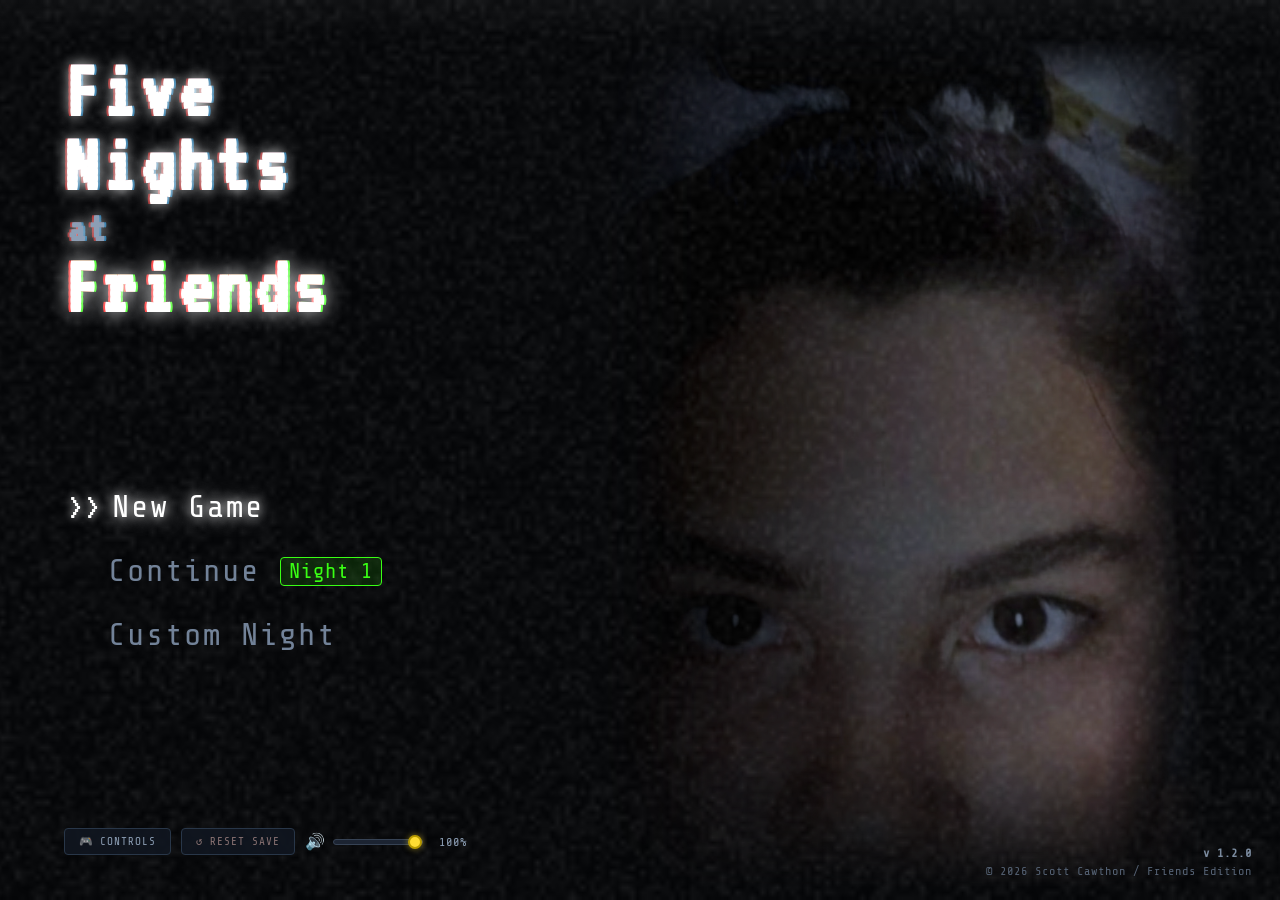
<file: index.html>
<!DOCTYPE html>
<html lang="en">
<head>
  <meta charset="UTF-8">
  <meta name="viewport" content="width=device-width, initial-scale=1.0, maximum-scale=1.0, user-scalable=no, viewport-fit=cover">
  <meta name="apple-mobile-web-app-capable" content="yes">
  <meta name="apple-mobile-web-app-status-bar-style" content="black-translucent">
  <meta name="apple-mobile-web-app-title" content="FNAF Friends">
  <meta name="mobile-web-app-capable" content="yes">
  <meta name="theme-color" content="#000000">
  <link rel="manifest" href="manifest.json">
  <link rel="apple-touch-icon" href="assets/friends/trevor_sunglasses_pose.jpg">
  <link rel="preload" as="image" href="assets/doors/door_left_sheet.png">
  <link rel="preload" as="image" href="assets/doors/door_right_sheet.png">
  <link rel="preload" as="image" href="assets/title/title_frame_0.png">
  <link rel="preload" as="image" href="assets/title/title_frame_1.png">
  <link rel="preload" as="image" href="assets/title/title_frame_2.png">
  <title>Five Nights at Friends</title>
  <link rel="stylesheet" href="style.css">
  <link rel="preconnect" href="https://fonts.googleapis.com">
  <link rel="preconnect" href="https://fonts.gstatic.com" crossorigin>
  <link href="https://fonts.googleapis.com/css2?family=Share+Tech+Mono&family=VT323&display=swap" rel="stylesheet">
</head>
<body>
  <!-- Authentic CRT Scanlines & Screen Vignette Overlay -->
  <div class="crt-overlay"></div>
  <div class="vignette-overlay"></div>

  <!-- Force Horizontal / Landscape Orientation Overlay for Mobile -->
  <div id="rotate-device-overlay" class="rotate-device-overlay">
    <div class="rotate-device-box">
      <h2 id="mobile-portrait-title" class="rotate-title">ADD TO HOME SCREEN</h2>
      <div class="rotate-status">
        <span class="rotate-rec-dot">●</span>
        <span>LANDSCAPE ORIENTATION REQUIRED</span>
      </div>
      <p class="rotate-tip" style="margin-bottom:10px;">For the best experience, <strong style="color:#ffdd33;">add this game to your Home Screen</strong> to remove browser bars:</p>
      <p class="rotate-tip"><strong style="color:#39ff14;">iPhone:</strong> Tap Share (⎋) → "Add to Home Screen" → "Add"</p>
      <p class="rotate-tip"><strong style="color:#39ff14;">Android:</strong> Tap ⋮ menu → "Add to Home screen" → "Install"</p>
      <p class="rotate-tip" style="margin-top:10px;">Open from your Home Screen and hold your phone sideways to play.</p>
    </div>
  </div>

  <!-- Authentic FNAF 1 Title Screen -->
  <div id="title-screen" class="title-screen">
    <!-- Character Shadows Layer (Chris Base & Twitches) -->
    <div class="title-character-layer">
      <img id="title-bg-base" class="title-bg-img" src="assets/title/title_frame_0.png" alt="Chris in Shadows">
      <img id="title-bg-twitch" class="title-bg-img title-twitch-img hidden" src="assets/title/title_frame_1.png" alt="Chris Twitch">
    </div>

    <!-- Procedural Static & Scanline Canvas -->
    <canvas id="title-static-canvas" class="title-static-canvas" width="320" height="180"></canvas>

    <!-- Animated Horizontal CRT Scanline -->
    <div class="title-crt-scanline"></div>

    <!-- Left Column: Title Typography & Authentic Menu -->
    <div class="title-content-wrapper">
      <div class="title-logo-block">
        <h1 class="title-heading">
          <span class="title-word">Five</span>
          <span class="title-word">Nights</span>
          <span class="title-word title-at">at</span>
          <span class="title-word title-friends">Friends</span>
        </h1>
      </div>

      <nav class="title-menu" id="title-menu">
        <button id="menu-btn-newgame" class="title-menu-btn active">
          <span class="menu-cursor">&gt;&gt;</span>
          <span class="menu-label">New Game</span>
        </button>

        <button id="menu-btn-continue" class="title-menu-btn">
          <span class="menu-cursor">&gt;&gt;</span>
          <span class="menu-label">Continue</span>
          <span class="menu-night-tag" id="continue-night-tag">Night 1</span>
        </button>

        <button id="menu-btn-night6" class="title-menu-btn hidden">
          <span class="menu-cursor">&gt;&gt;</span>
          <span class="menu-label">6th Night</span>
        </button>

        <button id="menu-btn-custom" class="title-menu-btn">
          <span class="menu-cursor">&gt;&gt;</span>
          <span class="menu-label">Custom Night</span>
        </button>
      </nav>

      <!-- Auxiliary Controls Bar -->
      <div class="title-actions">
        <button id="title-btn-controls" class="title-action-btn">
          <span class="action-icon">🎮</span> CONTROLS
        </button>
        <button id="title-btn-reset" class="title-action-btn title-reset-btn" title="Reset Night Progression">
          <span>↺</span> RESET SAVE
        </button>
        <div class="title-volume-widget">
          <span id="title-vol-icon" class="title-vol-icon" title="Toggle Mute">🔊</span>
          <input type="range" id="title-volume-slider" class="fnaf-volume-slider" min="0" max="100" value="100" title="Master Volume">
          <span id="title-volume-text" class="title-volume-text">100%</span>
        </div>
      </div>
    </div>

    <!-- Bottom Right Copyright / Version Tag -->
    <div class="title-copyright">
      <div class="title-version">v 1.2.0</div>
      <div class="title-copy-text">© 2026 Scott Cawthon / Friends Edition</div>
    </div>
  </div>

  <!-- Authentic 12:00 AM Night Intro Screen -->
  <div id="night-intro-overlay" class="night-intro-overlay hidden">
    <div class="night-intro-content">
      <div id="night-intro-time" class="night-intro-time">12:00 AM</div>
      <div id="night-intro-label" class="night-intro-label">1st Night</div>
    </div>
  </div>

  <!-- Authentic FNAF 1 Game Over Screen (Replaces alert) -->
  <div id="gameover-overlay" class="gameover-overlay hidden">
    <canvas id="gameover-static-canvas" class="gameover-static-canvas" width="320" height="180"></canvas>
    <div class="gameover-content">
      <h1 class="gameover-title glitch-text" data-text="GAME OVER">GAME OVER</h1>
      <p id="gameover-friend-text" class="gameover-friend-text">Someone caught you in the dark!</p>
      <div class="gameover-btn-row">
        <button id="btn-gameover-retry" class="start-btn">RETRY NIGHT</button>
        <button id="btn-gameover-menu" class="start-btn secondary-btn">MAIN MENU</button>
      </div>
    </div>
  </div>

  <!-- Controls & How to Play Modal -->
  <div id="controls-modal" class="controls-modal hidden">
    <div class="controls-box">
      <div class="controls-header">
        <h2>HOW TO PLAY & CONTROLS</h2>
        <button id="btn-close-controls" class="btn-close-modal">✕</button>
      </div>
      <div class="controls-content">
        <div class="ctrl-section volume-ctrl-section">
          <h3>🔊 MASTER AUDIO VOLUME</h3>
          <div class="modal-volume-widget">
            <span id="modal-vol-icon" class="title-vol-icon">🔊</span>
            <input type="range" id="modal-volume-slider" class="fnaf-volume-slider modal-slider" min="0" max="100" value="100" title="Master Volume">
            <span id="modal-volume-text" class="title-volume-text">100%</span>
          </div>
        </div>
        <div class="ctrl-section">
          <h3>🖥️ DESKTOP CONTROLS</h3>
          <ul>
            <li><strong>Look Around:</strong> Move mouse cursor toward screen edges</li>
            <li><strong>Blast Doors:</strong> Click red wall buttons</li>
            <li><strong>Doorway Lights:</strong> Click white wall buttons</li>
            <li><strong>Camera Monitor:</strong> Press <kbd>SPACE</kbd> / <kbd>S</kbd> / <kbd>ESC</kbd> or hover over bottom bar</li>
            <li><strong>Switch Cameras:</strong> Click buttons on minimap (CAM 1A - 7)</li>
          </ul>
        </div>
        <div class="ctrl-section">
          <h3>📱 MOBILE CONTROLS</h3>
          <ul>
            <li><strong>Look Around:</strong> Swipe / drag finger left or right across the screen</li>
            <li><strong>Doors & Lights:</strong> Tap red and white wall buttons directly</li>
            <li><strong>Camera Monitor:</strong> Tap bottom bar ("CAMERA MONITOR")</li>
          </ul>
        </div>
        <div class="ctrl-section">
          <h3>📱 HOW TO PLAY ON PHONE (REMOVE BROWSER BARS)</h3>
          <p class="ctrl-tip">To hide the giant Safari/Chrome address bars that block your doors and cameras:</p>
          <ul>
            <li><strong>iPhone (Safari):</strong> Tap the <strong>Share</strong> button (box with arrow) ➔ <strong>"Add to Home Screen"</strong> ➔ Tap <strong>"Add"</strong> ➔ Open from your Home Screen!</li>
            <li><strong>Android (Chrome):</strong> Tap <strong>Three Dots (⋮)</strong> ➔ <strong>"Add to Home screen"</strong> ➔ Open from your Home Screen!</li>
          </ul>
        </div>
        <div class="ctrl-section">
          <h3>⚠️ SURVIVAL TIPS</h3>
          <ul>
            <li><strong>Trevor (Pirate Cove):</strong> Check CAM 1C often! If he sprints down CAM 2A, slam LEFT door immediately!</li>
            <li><strong>Chris (Freddy):</strong> Stalks in darkness and kitchen (CAM 6). Don't let power hit 0%!</li>
            <li><strong>Spencer (Bonnie):</strong> Appears in left doorway. Check light on left wall!</li>
            <li><strong>Daxon (Chica):</strong> Lurks outside right window. Check light on right wall!</li>
          </ul>
        </div>
      </div>
      <div class="controls-footer">
        <button id="btn-done-controls" class="start-btn">GOT IT</button>
      </div>
    </div>
  </div>

  <!-- Idiot-Proof Mobile "Add to Home Screen" Modal -->
  <div id="mobile-guide-modal" class="mobile-guide-modal hidden">
    <div class="mobile-guide-box">
      <button id="btn-close-mobile-guide" class="mobile-guide-close-btn" title="Close (Play in browser anyway)">✕</button>

      <div class="mobile-guide-badge">⚠️ ATTENTION MOBILE PLAYERS</div>
      <h2 class="mobile-guide-title">HOW TO PLAY ON PHONE</h2>
      <p class="mobile-guide-lead">
        If you play inside your browser, the <strong>giant Safari/Chrome address bars</strong> will block the doors, lights, and camera buttons!
      </p>

      <div class="mobile-steps-container">
        <!-- iOS Safari Instructions -->
        <div class="mobile-platform-card ios-card">
          <div class="platform-header">
            <span class="platform-icon">🍏</span>
            <span class="platform-name">iPhone / iPad (Safari)</span>
          </div>
          <ol class="step-list">
            <li>
              <div class="step-num">1</div>
              <div class="step-desc">Tap the <strong>Share</strong> button at the bottom of Safari (<span class="inline-icon share-box">⎋</span> square with arrow pointing UP).</div>
            </li>
            <li>
              <div class="step-num">2</div>
              <div class="step-desc">Scroll down and tap <strong>"Add to Home Screen"</strong> (<span class="inline-icon plus-icon">➕</span>).</div>
            </li>
            <li>
              <div class="step-num">3</div>
              <div class="step-desc">Tap <strong>"Add"</strong> in the top-right corner.</div>
            </li>
            <li>
              <div class="step-num">4</div>
              <div class="step-desc">Go to your phone's Home Screen, tap <strong>"FNAF Friends"</strong>, turn your phone sideways, and enjoy TRUE fullscreen with NO BARS!</div>
            </li>
          </ol>
        </div>

        <!-- Android Chrome Instructions -->
        <div class="mobile-platform-card android-card">
          <div class="platform-header">
            <span class="platform-icon">🤖</span>
            <span class="platform-name">Android (Chrome)</span>
          </div>
          <ol class="step-list">
            <li>
              <div class="step-num">1</div>
              <div class="step-desc">Tap the <strong>Three Dots (⋮)</strong> menu in the top-right corner of Chrome.</div>
            </li>
            <li>
              <div class="step-num">2</div>
              <div class="step-desc">Tap <strong>"Add to Home screen"</strong> or <strong>"Install app"</strong>.</div>
            </li>
            <li>
              <div class="step-num">3</div>
              <div class="step-desc">Tap <strong>"Install"</strong>, then open the app icon from your Home Screen!</div>
            </li>
          </ol>
        </div>
      </div>

      <div class="mobile-guide-actions">
        <button id="btn-guide-proceed-anyway" class="btn-guide-secondary">
          Play in browser anyway (browser bars will block buttons) ➔
        </button>
      </div>
    </div>
  </div>

  <script>
    if (window.location.search.includes('autostart')) {
      const title = document.getElementById('title-screen');
      if (title) title.style.display = 'none';
    }
  </script>

  <!-- Viewport Stage -->
  <div id="viewport" class="viewport">
    
    <!-- Authentic Panoramic Office Container -->
    <div id="office-stage" class="office-stage">
      
      <!-- Background Office Render (Fan / Light States) -->
      <img id="office-bg" class="office-bg" src="assets/office/office_boys.png" alt="Office Background">

      <!-- Left Door Animated Overlay -->
      <div id="left-door-container" class="door-container left-door-container">
        <img id="left-door-img" class="door-frame-img left-door-sprite" src="assets/doors/door_left_sheet.png" alt="Left Door">
      </div>

      <!-- Right Door Animated Overlay -->
      <div id="right-door-container" class="door-container right-door-container">
        <img id="right-door-img" class="door-frame-img right-door-sprite" src="assets/doors/door_right_sheet.png" alt="Right Door">
      </div>

      <!-- Authentic FNAF 1 Left Wall Control Panel -->
      <div id="left-wall-panel" class="wall-panel left-wall-panel wall-btn">
        <img id="img-panel-left" class="wall-panel-sprite" src="assets/office/panel_left_off.png" alt="Left Door Controls">
        <button id="btn-left-door" class="wall-panel-hitbox hitbox-door wall-btn" title="Left Door" aria-label="Left Door"></button>
        <button id="btn-left-light" class="wall-panel-hitbox hitbox-light wall-btn" title="Left Light" aria-label="Left Light"></button>
        <span class="btn-led red-led hidden" id="led-left-door"></span>
        <span class="btn-led white-led hidden" id="led-left-light"></span>
      </div>

      <!-- Authentic FNAF 1 Right Wall Control Panel -->
      <div id="right-wall-panel" class="wall-panel right-wall-panel wall-btn">
        <img id="img-panel-right" class="wall-panel-sprite" src="assets/office/panel_right_off.png" alt="Right Door Controls">
        <button id="btn-right-door" class="wall-panel-hitbox hitbox-door wall-btn" title="Right Door" aria-label="Right Door"></button>
        <button id="btn-right-light" class="wall-panel-hitbox hitbox-light wall-btn" title="Right Light" aria-label="Right Light"></button>
        <span class="btn-led red-led hidden" id="led-right-door"></span>
        <span class="btn-led white-led hidden" id="led-right-light"></span>
      </div>

      <!-- Friend Doorway Silhouette Containers (For when Trevor, Chris, Spencer, Daxon appear!) -->
      <div id="friend-left-doorway" class="friend-slot friend-left"></div>
      <div id="friend-right-doorway" class="friend-slot friend-right"></div>

    </div><!-- #office-stage -->

    <!-- Authentic Top-Right Time & Night Display -->
    <div class="hud-clock">
      <div id="hud-time" class="time-text">12 AM</div>
      <div id="hud-night" class="night-text">Night 1</div>
    </div>

    <!-- Authentic Bottom-Left Power & Usage Meter -->
    <div class="hud-power">
      <div class="power-line">
        <span>Power left: </span>
        <span id="power-percent">99%</span>
      </div>
      <div class="usage-line">
        <span>Usage: </span>
        <div id="usage-bars" class="usage-bars">
          <span class="usage-pip active-green"></span>
          <span class="usage-pip"></span>
          <span class="usage-pip"></span>
          <span class="usage-pip"></span>
          <span class="usage-pip"></span>
        </div>
      </div>
    </div>

    <!-- Authentic FNAF 1 Camera Monitor Tablet Screen -->
    <div id="camera-monitor" class="camera-monitor hidden">
      <!-- Camera Viewport Screen -->
      <div id="cam-screen" class="cam-screen">
        <!-- Active Camera Room Image (Pans smoothly like authentic FNAF 1) -->
        <div id="cam-feed-container" class="cam-feed-container">
          <img id="cam-feed-img" class="cam-feed-img" src="assets/cameras/feeds/cam1a.png" alt="Camera Feed">
        </div>

        <!-- Real CRT Static Noise Loop Overlay (Procedural Canvas - Zero Decode Flash) -->
        <canvas id="cam-static-canvas" class="cam-static-canvas" width="320" height="180"></canvas>

        <!-- Dark Kitchen / Audio Only Overlay (CAM 6) -->
        <div id="cam-kitchen-overlay" class="cam-special-overlay hidden">
          <div class="kitchen-glitch-text">CAMERA DISABLED</div>
          <div class="kitchen-subtext">- AUDIO ONLY -</div>
          <div class="kitchen-audio-wave">
            <span></span><span></span><span></span><span></span><span></span>
          </div>
          <div class="kitchen-note">POTS & PANS RATTLING IN THE DARK...</div>
        </div>

        <!-- Top Left HUD: REC and Room Name -->
        <div class="cam-hud-topleft">
          <div class="cam-rec-indicator">
            <span class="rec-dot">●</span>
            <span class="rec-text">REC</span>
          </div>
          <div id="cam-title-code" class="cam-title-code">CAM 1A</div>
          <div id="cam-title-name" class="cam-title-name">Show Stage</div>
        </div>

        <!-- Bottom Right HUD: Authentic Camera Map & Buttons -->
        <div class="cam-map-wrapper">
          <div id="cam-map-room-title" class="cam-map-room-title">Show Stage</div>
          <img class="cam-map-blueprint" src="assets/cameras/map_complete.png" alt="Pizzeria Map">
          <div class="you-indicator" style="left: 310px; top: 350px;" title="YOU">
            <span class="you-pulse"></span>
            <span class="you-text">YOU</span>
          </div>

          <!-- 11 Interactive Camera Buttons (Mapped to Exact Pixel Coordinates) -->
          <button class="cam-btn active" data-cam="1A" style="left: 258px; top: 39px;">
            <span class="btn-text">CAM 1A</span>
          </button>
          <button class="cam-btn" data-cam="1B" style="left: 238px; top: 95px;">
            <span class="btn-text">CAM 1B</span>
          </button>
          <button class="cam-btn" data-cam="5" style="left: 132px; top: 122px;">
            <span class="btn-text">CAM 5</span>
          </button>
          <button class="cam-btn" data-cam="7" style="left: 470px; top: 123px;">
            <span class="btn-text">CAM 7</span>
          </button>
          <button class="cam-btn" data-cam="1C" style="left: 206px; top: 173px;">
            <span class="btn-text">CAM 1C</span>
          </button>
          <button class="cam-btn" data-cam="6" style="left: 461px; top: 254px;">
            <span class="btn-text">CAM 6</span>
          </button>
          <button class="cam-btn" data-cam="3" style="left: 174px; top: 271px;">
            <span class="btn-text">CAM 3</span>
          </button>
          <button class="cam-btn" data-cam="2A" style="left: 258px; top: 289px;">
            <span class="btn-text">CAM 2A</span>
          </button>
          <button class="cam-btn" data-cam="4A" style="left: 364px; top: 290px;">
            <span class="btn-text">CAM 4A</span>
          </button>
          <button class="cam-btn" data-cam="2B" style="left: 258px; top: 329px;">
            <span class="btn-text">CAM 2B</span>
          </button>
          <button class="cam-btn" data-cam="4B" style="left: 364px; top: 330px;">
            <span class="btn-text">CAM 4B</span>
          </button>
        </div>
      </div>

      <!-- Tablet Animation Flip Frame Overlay -->
      <div id="cam-flip-anim" class="cam-flip-anim hidden">
        <img id="cam-flip-img" src="assets/cameras/tablet/frame_0.png" alt="Flip Animation">
      </div>
    </div>

    <!-- Jumpscare Overlay Container -->
    <div id="jumpscare-overlay" class="jumpscare-overlay hidden">
      <img id="jumpscare-img" src="assets/friends/trevor_death_stare.jpg" alt="Jumpscare">
    </div>

    <!-- Phone Guy Call Widget (Top Left) -->
    <div id="phone-call-widget" class="phone-call-widget hidden">
      <div class="phone-rec-dot"></div>
      <div class="phone-text">PHONE RECORDING (12:00 AM)</div>
      <button id="btn-mute-call" class="phone-mute-btn">MUTE CALL</button>
    </div>

    <!-- Hallucination overlay removed per user request -->
    <div id="hallucination-overlay" class="hallucination-overlay hidden" style="display:none !important;"></div>

    <!-- Authentic 6:00 AM Win Overlay -->
    <div id="win-overlay" class="win-overlay hidden">
      <div class="win-modal-box">
        <div class="win-clock-display">
          <span id="win-clock-digit" class="win-digit">5 AM</span>
        </div>
        <div id="win-details" class="win-details hidden">
          <h2 class="win-title">NIGHT COMPLETED!</h2>
          <div class="win-stars">★★★</div>
          <p id="win-sub" class="win-sub">You survived Night 1</p>
          <div class="win-btn-group">
            <button id="btn-next-night" class="win-btn-primary">NEXT NIGHT</button>
            <button id="btn-win-menu" class="win-btn-secondary">MAIN MENU</button>
            <button id="btn-open-custom-from-win" class="win-btn-secondary">CUSTOM NIGHT</button>
          </div>
        </div>
      </div>
    </div>

    <!-- Custom Night (Night 7 / AI Select) Modal -->
    <div id="custom-night-modal" class="custom-night-modal hidden">
      <div class="custom-night-box">
        <h1 class="custom-title">CUSTOM NIGHT</h1>
        <p class="custom-subtitle">SET A.I. DIFFICULTY (0 - 20)</p>
        
        <div class="custom-grid">
          <!-- Spencer -->
          <div class="custom-card">
            <img src="assets/friends/spencer_pucker.jpg" alt="Spencer">
            <div class="custom-card-name">SPENCER</div>
            <div class="custom-stepper">
              <button class="step-btn" data-friend="spencer" data-dir="-1">&lt;</button>
              <span id="ai-num-spencer" class="step-val">2</span>
              <button class="step-btn" data-friend="spencer" data-dir="1">&gt;</button>
            </div>
          </div>
          <!-- Chris -->
          <div class="custom-card">
            <img src="assets/friends/chris_stare_glasses.jpg" alt="Chris">
            <div class="custom-card-name">CHRIS</div>
            <div class="custom-stepper">
              <button class="step-btn" data-friend="chris" data-dir="-1">&lt;</button>
              <span id="ai-num-chris" class="step-val">2</span>
              <button class="step-btn" data-friend="chris" data-dir="1">&gt;</button>
            </div>
          </div>
          <!-- Trevor -->
          <div class="custom-card">
            <img src="assets/friends/trevor_sunglasses_pose.jpg" alt="Trevor">
            <div class="custom-card-name">TREVOR</div>
            <div class="custom-stepper">
              <button class="step-btn" data-friend="trevor" data-dir="-1">&lt;</button>
              <span id="ai-num-trevor" class="step-val">2</span>
              <button class="step-btn" data-friend="trevor" data-dir="1">&gt;</button>
            </div>
          </div>
          <!-- Daxon -->
          <div class="custom-card">
            <img src="assets/friends/daxon_goofy_grin.jpg" alt="Daxon">
            <div class="custom-card-name">DAXON</div>
            <div class="custom-stepper">
              <button class="step-btn" data-friend="daxon" data-dir="-1">&lt;</button>
              <span id="ai-num-daxon" class="step-val">2</span>
              <button class="step-btn" data-friend="daxon" data-dir="1">&gt;</button>
            </div>
          </div>
        </div>

        <div class="custom-actions">
          <button id="btn-20-20-mode" class="custom-btn danger">20/20/20/20 MODE</button>
          <button id="btn-start-custom-night" class="custom-btn start">READY</button>
          <button id="btn-close-custom-modal" class="custom-btn">CLOSE</button>
        </div>
      </div>
    </div>

    <!-- Authentic FNAF 1 Camera Monitor Flip Bar -->
    <div id="cam-monitor-bar" class="cam-monitor-bar" role="button" aria-label="Camera Monitor">
      <img id="cam-bar-img" class="cam-bar-img" src="assets/cameras/cam_bar.png" alt="Camera Monitor Bar">
      <span class="cam-bar-icon hidden"></span>
      <span class="cam-bar-text hidden"></span>
    </div>
  </div><!-- #viewport -->

  <!-- Synchronous Headless Test Priming Script -->
  <script>
    (function() {
      const p = new URLSearchParams(window.location.search);

      const bg = document.getElementById('office-bg');
      const stage = document.getElementById('office-stage');
      const ledLeftLight = document.getElementById('led-left-light');
      const ledRightLight = document.getElementById('led-right-light');
      const titleScreen = document.getElementById('title-screen');

      if (p.get('start') === '1' || p.get('light') || p.get('cams') || p.get('pan')) {
        if (titleScreen) {
          titleScreen.classList.add('hidden');
          titleScreen.hidden = true;
          titleScreen.style.display = 'none';
        }
      }

      if (p.get('light') === 'left') {
        if (ledLeftLight) ledLeftLight.classList.add('active');
        if (bg) {
          bg.src = (p.get('who') === 'spencer')
            ? 'assets/office/office_left_light_spencer.png'
            : 'assets/office/office_left_light_trevor.png';
        }
      } else if (p.get('light') === 'right') {
        if (ledRightLight) ledRightLight.classList.add('active');
        if (bg) {
          bg.src = (p.get('who') === 'chris')
            ? 'assets/office/office_right_light_chris.png'
            : 'assets/office/office_right_light_daxon.png';
        }
      }

      if (p.get('pan') === 'left') {
        if (stage) stage.style.transform = 'translate3d(0px, 0, 0)';
      } else if (p.get('pan') === 'right') {
        if (stage) stage.style.transform = 'translate3d(-320px, 0, 0)';
      } else {
        if (stage) stage.style.transform = 'translate3d(-160px, 0, 0)';
      }

      if (p.get('cams') === 'open') {
        const mon = document.getElementById('camera-monitor');
        const screen = document.getElementById('cam-screen');
        const flip = document.getElementById('cam-flip-anim');
        const feedImg = document.getElementById('cam-feed-img');
        const titleCode = document.getElementById('cam-title-code');
        const titleName = document.getElementById('cam-title-name');
        const kitchenOverlay = document.getElementById('cam-kitchen-overlay');
        const camBtns = document.querySelectorAll('.cam-btn');

        if (mon) mon.classList.remove('hidden');
        if (screen) screen.classList.remove('hidden');
        if (flip) flip.classList.add('hidden');

        const cam = p.get('cam') || '1A';
        if (titleCode) titleCode.textContent = 'CAM ' + cam;

        const roomNames = {
          '1A': 'Show Stage', '1B': 'Dining Area', '1C': 'Pirate Cove',
          '2A': 'West Hall', '2B': 'W. Hall Corner', '3': 'Supply Closet',
          '4A': 'East Hall', '4B': 'E. Hall Corner', '5': 'Backstage',
          '6': 'Kitchen', '7': 'Restrooms'
        };
        if (titleName) titleName.textContent = roomNames[cam] || '';

        camBtns.forEach(b => {
          b.classList.toggle('active', b.getAttribute('data-cam') === cam);
        });

        if (cam === '6') {
          if (kitchenOverlay) kitchenOverlay.classList.remove('hidden');
          if (feedImg) feedImg.src = 'assets/cameras/feeds/cam6.png';
        } else {
          if (kitchenOverlay) kitchenOverlay.classList.add('hidden');
          let src = 'assets/cameras/feeds/cam1a_spencer_chris_daxon.png';
          if (cam === '1B') src = 'assets/cameras/feeds/cam1b_spencer.png';
          else if (cam === '1C') {
            const st = p.get('stage') || '1';
            src = `assets/cameras/feeds/cam1c_stage${st}.png`;
          }
          else if (cam === '2A') src = 'assets/cameras/feeds/cam2a_trevor.png';
          else if (cam === '2B') src = 'assets/cameras/feeds/cam2b_spencer.png';
          else if (cam === '3') src = 'assets/cameras/feeds/cam3_spencer.png';
          else if (cam === '4A') src = 'assets/cameras/feeds/cam4a_daxon.png';
          else if (cam === '4B') src = 'assets/cameras/feeds/cam4b_daxon.png';
          else if (cam === '5') src = 'assets/cameras/feeds/cam5_spencer.png';
          else if (cam === '7') src = 'assets/cameras/feeds/cam7_daxon.png';

          if (feedImg) feedImg.src = src;
        }

        const camBar = document.getElementById('cam-monitor-bar');
        if (camBar) {
          camBar.classList.add('open');
          const icon = camBar.querySelector('.cam-bar-icon');
          if (icon) icon.textContent = '▼';
          const text = camBar.querySelector('.cam-bar-text');
          if (text) text.textContent = 'PUT DOWN MONITOR';
        }
      }

      if (p.get('custom') === '1') {
        const titleScreen = document.getElementById('title-screen') || document.getElementById('start-overlay');
        const customModal = document.getElementById('custom-night-modal');
        if (titleScreen) titleScreen.classList.add('hidden');
        if (customModal) customModal.classList.remove('hidden');
      }

      window.addEventListener('load', () => {
        if (!window.game) return;
        if (p.get('win') === '1') {
          if (!window.game.isRunning) window.game.startGame();
          setTimeout(() => window.game.triggerWin(), 300);
        } else if (p.get('powerout') === '1') {
          if (!window.game.isRunning) window.game.startGame();
          setTimeout(() => window.game.triggerPowerOutage(), 300);
        } else if (p.get('hallucinate') === '1') {
          if (!window.game.isRunning) window.game.startGame();
          setTimeout(() => window.game.triggerHallucination(), 400);
        } else if (p.get('jammed') === 'left') {
          if (window.game.office) window.game.office.setJammed('left', true);
        } else if (p.get('jammed') === 'right') {
          if (window.game.office) window.game.office.setJammed('right', true);
        }
      });
    })();
  </script>

  <!-- Game Scripts -->
  <script src="src/audio.js"></script>
  <script src="src/office.js"></script>
  <script src="src/camera.js"></script>
  <script src="src/game.js"></script>
</body>
</html>
</file>
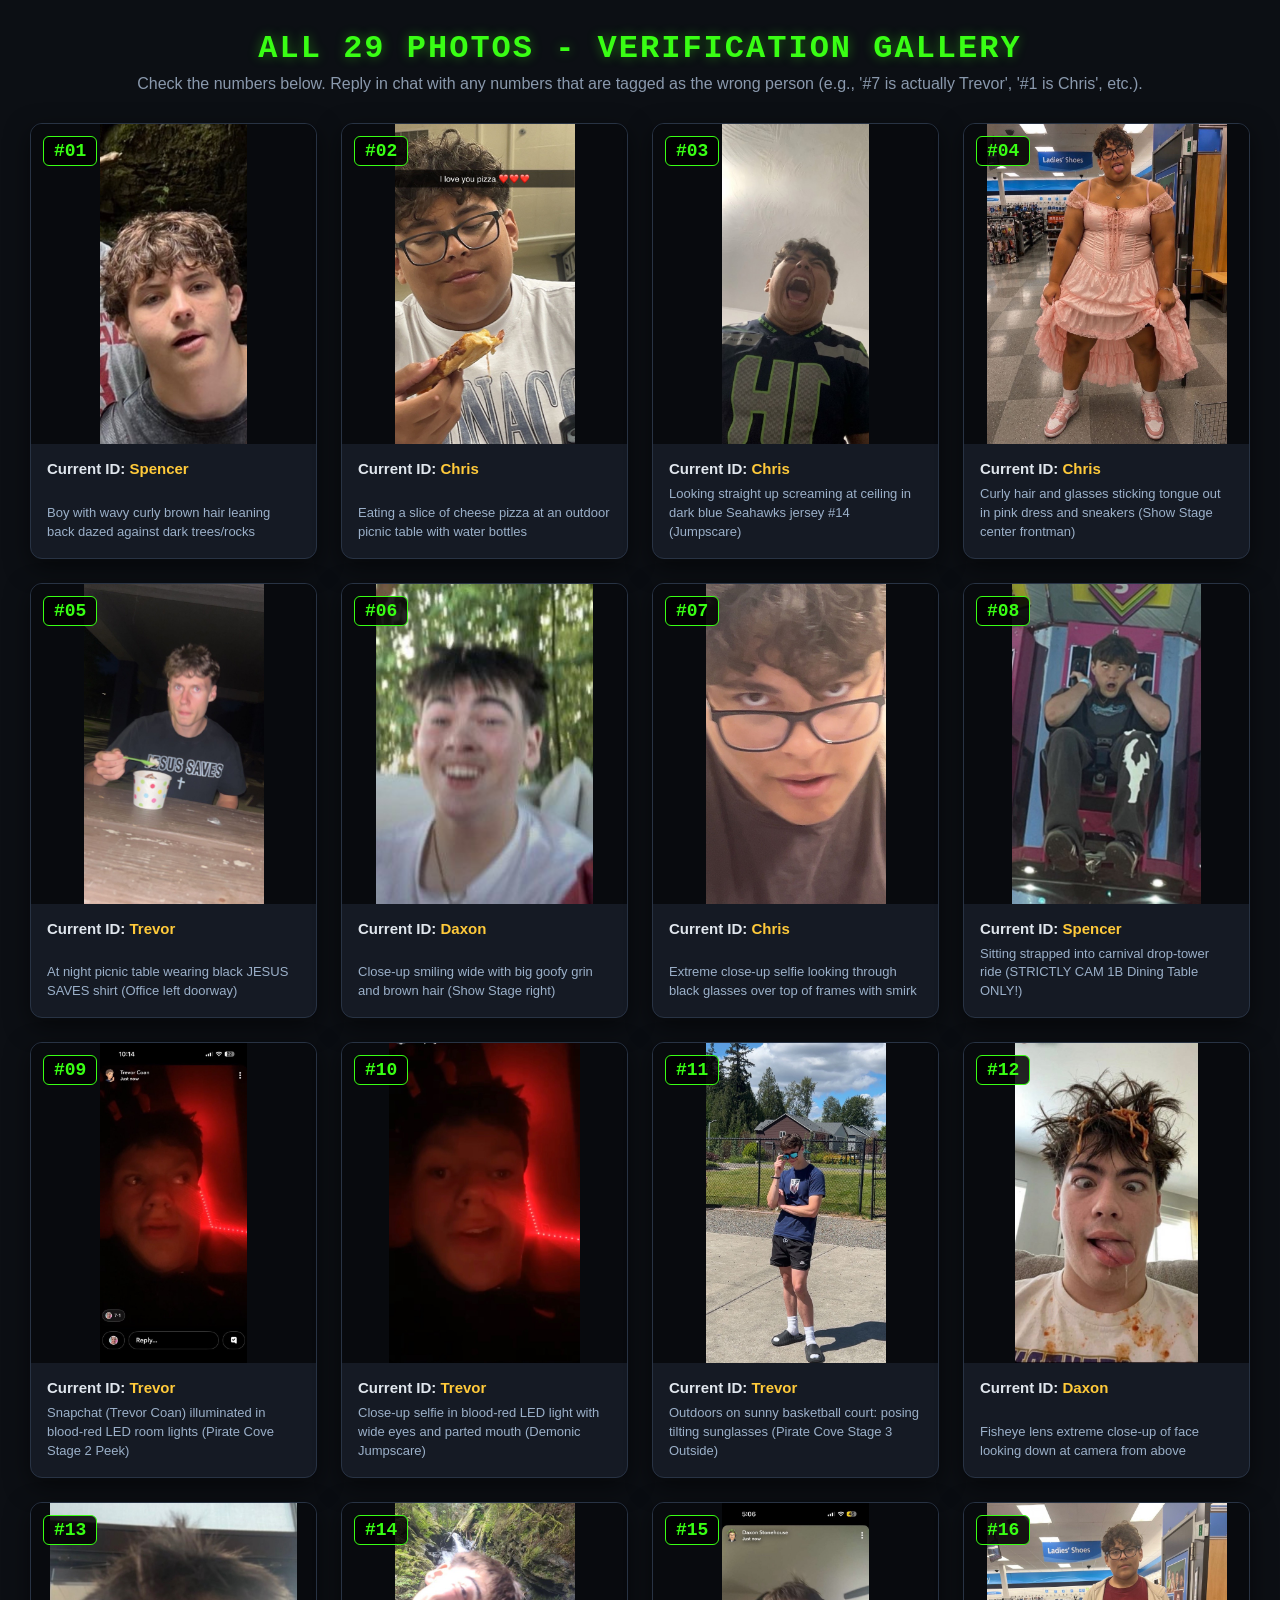
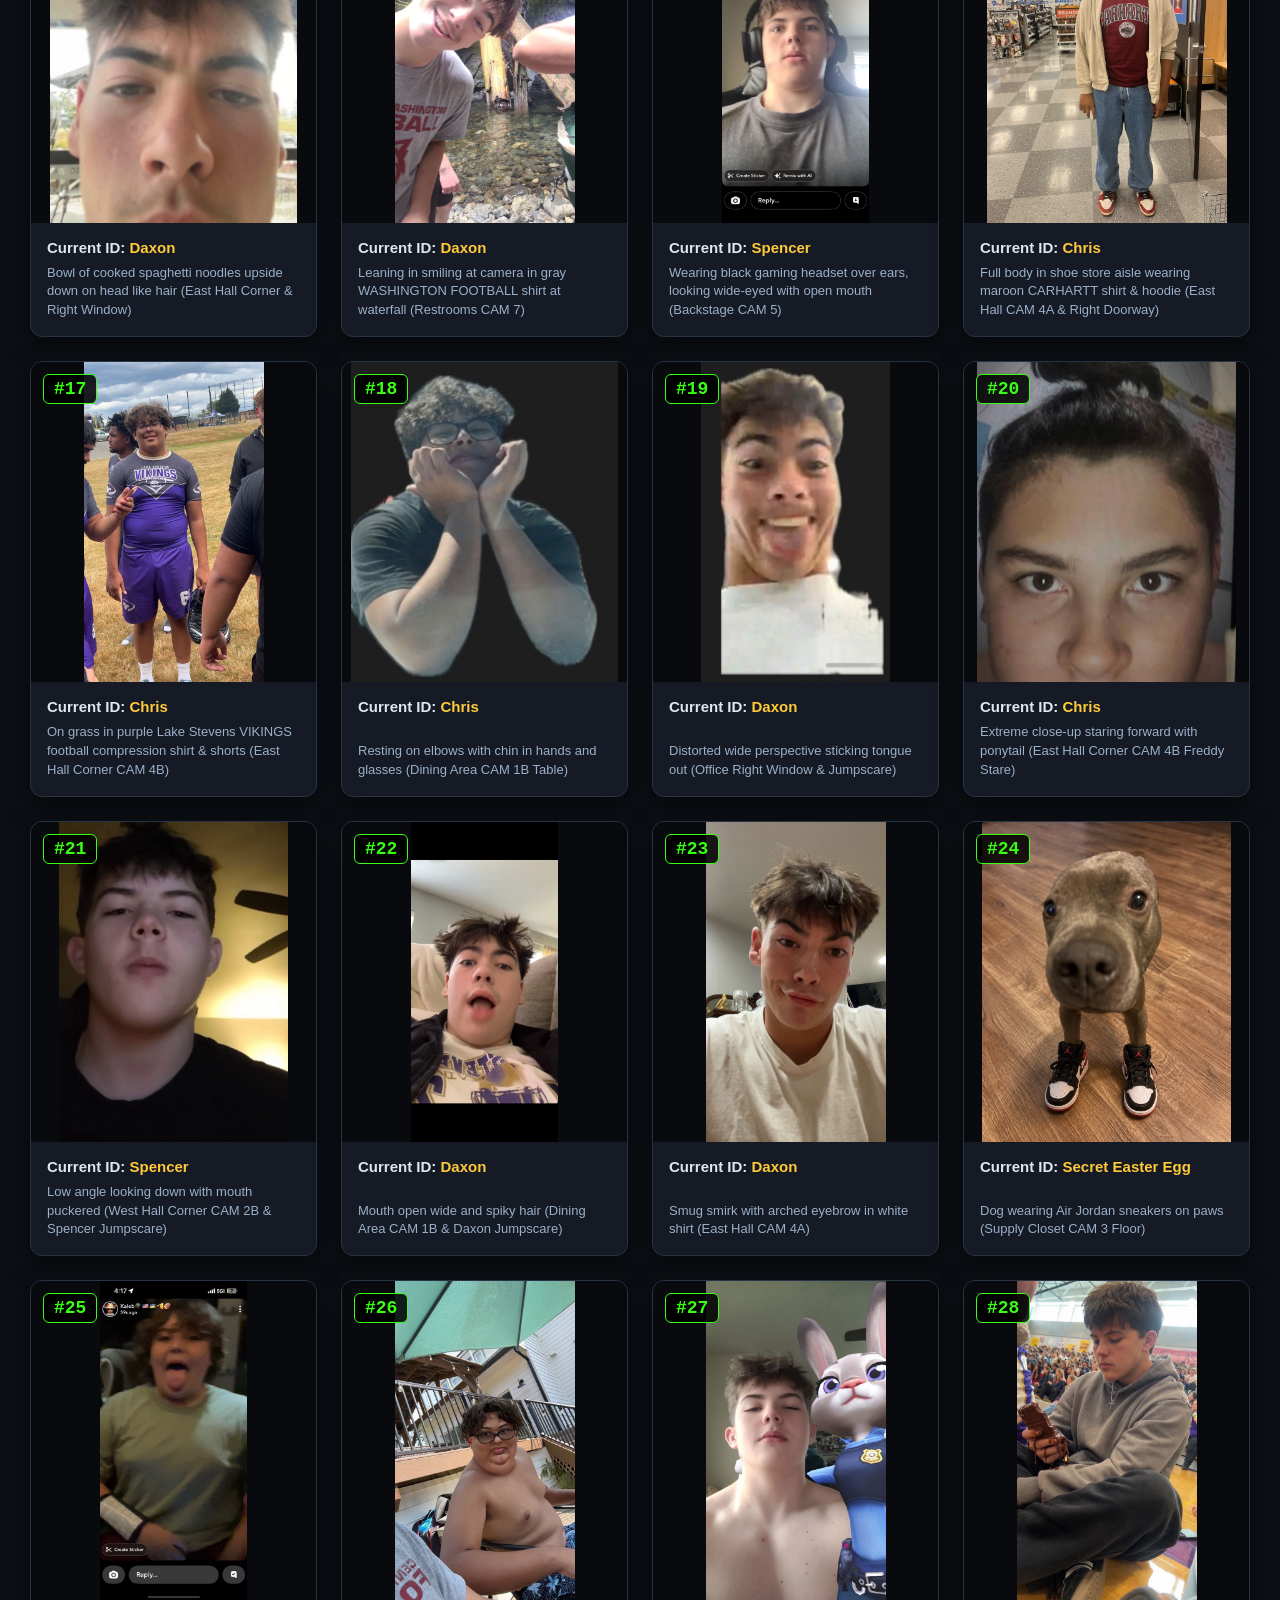
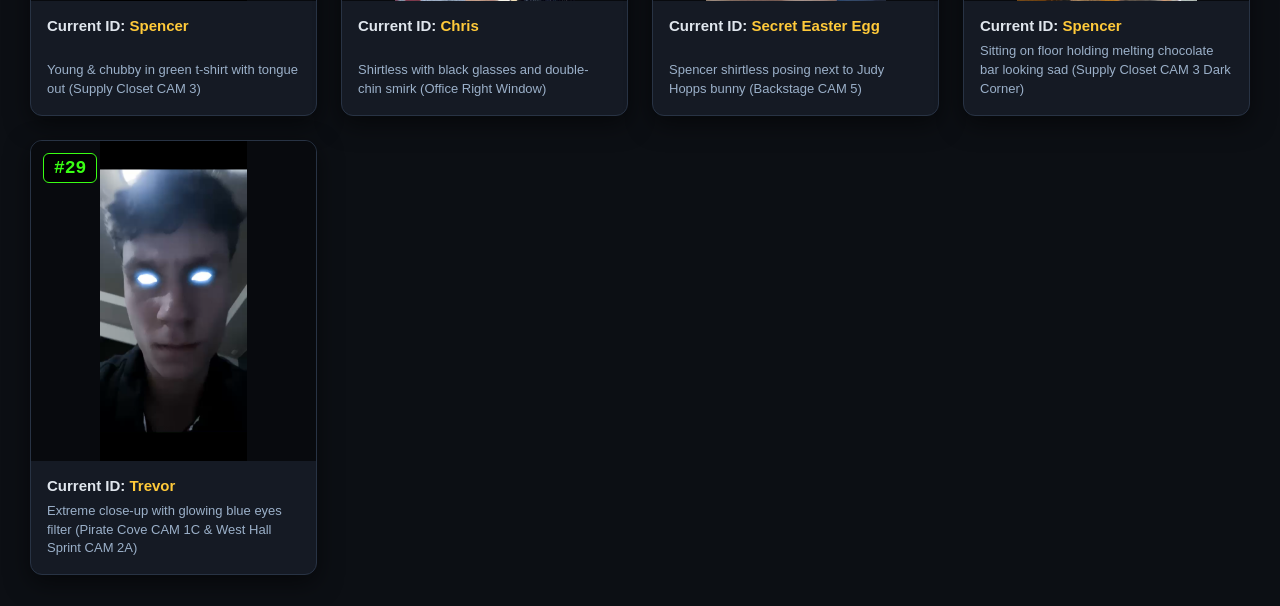
<file: review.html>
<!DOCTYPE html>
<html lang="en">
<head>
  <meta charset="UTF-8">
  <title>FNAF Friends - Photo Verification Gallery</title>
  <style>
    * { box-sizing: border-box; margin: 0; padding: 0; }
    body { background: #0c0f14; color: #e0e6ed; font-family: -apple-system, BlinkMacSystemFont, 'Segoe UI', Roboto, sans-serif; padding: 30px; }
    h1 { text-align: center; color: #39ff14; font-family: monospace; font-size: 32px; letter-spacing: 2px; margin-bottom: 8px; text-shadow: 0 0 12px rgba(57,255,20,0.4); }
    p.subtitle { text-align: center; color: #8a99ad; margin-bottom: 30px; font-size: 16px; }
    .grid { display: grid; grid-template-columns: repeat(auto-fill, minmax(280px, 1fr)); gap: 24px; max-width: 1400px; margin: 0 auto; }
    .photo-card { background: #151a24; border: 1px solid #283344; border-radius: 12px; overflow: hidden; position: relative; display: flex; flex-direction: column; box-shadow: 0 8px 24px rgba(0,0,0,0.5); transition: transform 0.2s, border-color 0.2s; }
    .photo-card:hover { transform: translateY(-4px); border-color: #39ff14; }
    .card-badge { position: absolute; top: 12px; left: 12px; background: rgba(0,0,0,0.85); color: #39ff14; font-family: monospace; font-size: 18px; font-weight: bold; padding: 4px 10px; border-radius: 6px; border: 1px solid #39ff14; z-index: 10; }
    .img-wrap { width: 100%; height: 320px; background: #080a0e; display: flex; align-items: center; justify-content: center; overflow: hidden; }
    .img-wrap img { width: 100%; height: 100%; object-fit: contain; }
    .card-body { padding: 16px; flex: 1; display: flex; flex-direction: column; justify-content: space-between; }
    .card-current { font-size: 15px; margin-bottom: 8px; font-weight: bold; }
    .name-tag { color: #ffca3a; }
    .card-desc { font-size: 13px; color: #9bb0c9; line-height: 1.45; }
  </style>
</head>
<body>
  <h1>ALL 29 PHOTOS - VERIFICATION GALLERY</h1>
  <p class="subtitle">Check the numbers below. Reply in chat with any numbers that are tagged as the wrong person (e.g., '#7 is actually Trevor', '#1 is Chris', etc.).</p>
  <div class="grid">
    
    <div class="photo-card">
      <div class="card-badge">#01</div>
      <div class="img-wrap"><img src="assets/uploads/photo_01.jpg" alt="Photo #1" loading="lazy"></div>
      <div class="card-body">
        <div class="card-current">Current ID: <span class="name-tag">Spencer</span></div>
        <div class="card-desc">Boy with wavy curly brown hair leaning back dazed against dark trees/rocks</div>
      </div>
    </div>
    
    <div class="photo-card">
      <div class="card-badge">#02</div>
      <div class="img-wrap"><img src="assets/uploads/photo_02.jpg" alt="Photo #2" loading="lazy"></div>
      <div class="card-body">
        <div class="card-current">Current ID: <span class="name-tag">Chris</span></div>
        <div class="card-desc">Eating a slice of cheese pizza at an outdoor picnic table with water bottles</div>
      </div>
    </div>
    
    <div class="photo-card">
      <div class="card-badge">#03</div>
      <div class="img-wrap"><img src="assets/uploads/photo_03.jpg" alt="Photo #3" loading="lazy"></div>
      <div class="card-body">
        <div class="card-current">Current ID: <span class="name-tag">Chris</span></div>
        <div class="card-desc">Looking straight up screaming at ceiling in dark blue Seahawks jersey #14 (Jumpscare)</div>
      </div>
    </div>
    
    <div class="photo-card">
      <div class="card-badge">#04</div>
      <div class="img-wrap"><img src="assets/uploads/photo_04.jpg" alt="Photo #4" loading="lazy"></div>
      <div class="card-body">
        <div class="card-current">Current ID: <span class="name-tag">Chris</span></div>
        <div class="card-desc">Curly hair and glasses sticking tongue out in pink dress and sneakers (Show Stage center frontman)</div>
      </div>
    </div>
    
    <div class="photo-card">
      <div class="card-badge">#05</div>
      <div class="img-wrap"><img src="assets/uploads/photo_05.jpg" alt="Photo #5" loading="lazy"></div>
      <div class="card-body">
        <div class="card-current">Current ID: <span class="name-tag">Trevor</span></div>
        <div class="card-desc">At night picnic table wearing black JESUS SAVES shirt (Office left doorway)</div>
      </div>
    </div>
    
    <div class="photo-card">
      <div class="card-badge">#06</div>
      <div class="img-wrap"><img src="assets/uploads/photo_06.jpg" alt="Photo #6" loading="lazy"></div>
      <div class="card-body">
        <div class="card-current">Current ID: <span class="name-tag">Daxon</span></div>
        <div class="card-desc">Close-up smiling wide with big goofy grin and brown hair (Show Stage right)</div>
      </div>
    </div>
    
    <div class="photo-card">
      <div class="card-badge">#07</div>
      <div class="img-wrap"><img src="assets/uploads/photo_07.jpg" alt="Photo #7" loading="lazy"></div>
      <div class="card-body">
        <div class="card-current">Current ID: <span class="name-tag">Chris</span></div>
        <div class="card-desc">Extreme close-up selfie looking through black glasses over top of frames with smirk</div>
      </div>
    </div>
    
    <div class="photo-card">
      <div class="card-badge">#08</div>
      <div class="img-wrap"><img src="assets/uploads/photo_08.jpg" alt="Photo #8" loading="lazy"></div>
      <div class="card-body">
        <div class="card-current">Current ID: <span class="name-tag">Spencer</span></div>
        <div class="card-desc">Sitting strapped into carnival drop-tower ride (STRICTLY CAM 1B Dining Table ONLY!)</div>
      </div>
    </div>
    
    <div class="photo-card">
      <div class="card-badge">#09</div>
      <div class="img-wrap"><img src="assets/uploads/photo_09.jpg" alt="Photo #9" loading="lazy"></div>
      <div class="card-body">
        <div class="card-current">Current ID: <span class="name-tag">Trevor</span></div>
        <div class="card-desc">Snapchat (Trevor Coan) illuminated in blood-red LED room lights (Pirate Cove Stage 2 Peek)</div>
      </div>
    </div>
    
    <div class="photo-card">
      <div class="card-badge">#10</div>
      <div class="img-wrap"><img src="assets/uploads/photo_10.jpg" alt="Photo #10" loading="lazy"></div>
      <div class="card-body">
        <div class="card-current">Current ID: <span class="name-tag">Trevor</span></div>
        <div class="card-desc">Close-up selfie in blood-red LED light with wide eyes and parted mouth (Demonic Jumpscare)</div>
      </div>
    </div>
    
    <div class="photo-card">
      <div class="card-badge">#11</div>
      <div class="img-wrap"><img src="assets/uploads/photo_11.jpg" alt="Photo #11" loading="lazy"></div>
      <div class="card-body">
        <div class="card-current">Current ID: <span class="name-tag">Trevor</span></div>
        <div class="card-desc">Outdoors on sunny basketball court: posing tilting sunglasses (Pirate Cove Stage 3 Outside)</div>
      </div>
    </div>
    
    <div class="photo-card">
      <div class="card-badge">#12</div>
      <div class="img-wrap"><img src="assets/uploads/photo_12.jpg" alt="Photo #12" loading="lazy"></div>
      <div class="card-body">
        <div class="card-current">Current ID: <span class="name-tag">Daxon</span></div>
        <div class="card-desc">Fisheye lens extreme close-up of face looking down at camera from above</div>
      </div>
    </div>
    
    <div class="photo-card">
      <div class="card-badge">#13</div>
      <div class="img-wrap"><img src="assets/uploads/photo_13.jpg" alt="Photo #13" loading="lazy"></div>
      <div class="card-body">
        <div class="card-current">Current ID: <span class="name-tag">Daxon</span></div>
        <div class="card-desc">Bowl of cooked spaghetti noodles upside down on head like hair (East Hall Corner &amp; Right Window)</div>
      </div>
    </div>
    
    <div class="photo-card">
      <div class="card-badge">#14</div>
      <div class="img-wrap"><img src="assets/uploads/photo_14.jpg" alt="Photo #14" loading="lazy"></div>
      <div class="card-body">
        <div class="card-current">Current ID: <span class="name-tag">Daxon</span></div>
        <div class="card-desc">Leaning in smiling at camera in gray WASHINGTON FOOTBALL shirt at waterfall (Restrooms CAM 7)</div>
      </div>
    </div>
    
    <div class="photo-card">
      <div class="card-badge">#15</div>
      <div class="img-wrap"><img src="assets/uploads/photo_15.jpg" alt="Photo #15" loading="lazy"></div>
      <div class="card-body">
        <div class="card-current">Current ID: <span class="name-tag">Spencer</span></div>
        <div class="card-desc">Wearing black gaming headset over ears, looking wide-eyed with open mouth (Backstage CAM 5)</div>
      </div>
    </div>
    
    <div class="photo-card">
      <div class="card-badge">#16</div>
      <div class="img-wrap"><img src="assets/uploads/photo_16.jpg" alt="Photo #16" loading="lazy"></div>
      <div class="card-body">
        <div class="card-current">Current ID: <span class="name-tag">Chris</span></div>
        <div class="card-desc">Full body in shoe store aisle wearing maroon CARHARTT shirt &amp; hoodie (East Hall CAM 4A &amp; Right Doorway)</div>
      </div>
    </div>
    
    <div class="photo-card">
      <div class="card-badge">#17</div>
      <div class="img-wrap"><img src="assets/uploads/photo_17.jpg" alt="Photo #17" loading="lazy"></div>
      <div class="card-body">
        <div class="card-current">Current ID: <span class="name-tag">Chris</span></div>
        <div class="card-desc">On grass in purple Lake Stevens VIKINGS football compression shirt &amp; shorts (East Hall Corner CAM 4B)</div>
      </div>
    </div>
    
    <div class="photo-card">
      <div class="card-badge">#18</div>
      <div class="img-wrap"><img src="assets/uploads/photo_18.jpg" alt="Photo #18" loading="lazy"></div>
      <div class="card-body">
        <div class="card-current">Current ID: <span class="name-tag">Chris</span></div>
        <div class="card-desc">Resting on elbows with chin in hands and glasses (Dining Area CAM 1B Table)</div>
      </div>
    </div>
    
    <div class="photo-card">
      <div class="card-badge">#19</div>
      <div class="img-wrap"><img src="assets/uploads/photo_19.jpg" alt="Photo #19" loading="lazy"></div>
      <div class="card-body">
        <div class="card-current">Current ID: <span class="name-tag">Daxon</span></div>
        <div class="card-desc">Distorted wide perspective sticking tongue out (Office Right Window &amp; Jumpscare)</div>
      </div>
    </div>
    
    <div class="photo-card">
      <div class="card-badge">#20</div>
      <div class="img-wrap"><img src="assets/uploads/photo_20.jpg" alt="Photo #20" loading="lazy"></div>
      <div class="card-body">
        <div class="card-current">Current ID: <span class="name-tag">Chris</span></div>
        <div class="card-desc">Extreme close-up staring forward with ponytail (East Hall Corner CAM 4B Freddy Stare)</div>
      </div>
    </div>
    
    <div class="photo-card">
      <div class="card-badge">#21</div>
      <div class="img-wrap"><img src="assets/uploads/photo_21.jpg" alt="Photo #21" loading="lazy"></div>
      <div class="card-body">
        <div class="card-current">Current ID: <span class="name-tag">Spencer</span></div>
        <div class="card-desc">Low angle looking down with mouth puckered (West Hall Corner CAM 2B &amp; Spencer Jumpscare)</div>
      </div>
    </div>
    
    <div class="photo-card">
      <div class="card-badge">#22</div>
      <div class="img-wrap"><img src="assets/uploads/photo_22.png" alt="Photo #22" loading="lazy"></div>
      <div class="card-body">
        <div class="card-current">Current ID: <span class="name-tag">Daxon</span></div>
        <div class="card-desc">Mouth open wide and spiky hair (Dining Area CAM 1B &amp; Daxon Jumpscare)</div>
      </div>
    </div>
    
    <div class="photo-card">
      <div class="card-badge">#23</div>
      <div class="img-wrap"><img src="assets/uploads/photo_23.jpg" alt="Photo #23" loading="lazy"></div>
      <div class="card-body">
        <div class="card-current">Current ID: <span class="name-tag">Daxon</span></div>
        <div class="card-desc">Smug smirk with arched eyebrow in white shirt (East Hall CAM 4A)</div>
      </div>
    </div>
    
    <div class="photo-card">
      <div class="card-badge">#24</div>
      <div class="img-wrap"><img src="assets/uploads/photo_24.jpg" alt="Photo #24" loading="lazy"></div>
      <div class="card-body">
        <div class="card-current">Current ID: <span class="name-tag">Secret Easter Egg</span></div>
        <div class="card-desc">Dog wearing Air Jordan sneakers on paws (Supply Closet CAM 3 Floor)</div>
      </div>
    </div>
    
    <div class="photo-card">
      <div class="card-badge">#25</div>
      <div class="img-wrap"><img src="assets/uploads/photo_25.jpg" alt="Photo #25" loading="lazy"></div>
      <div class="card-body">
        <div class="card-current">Current ID: <span class="name-tag">Spencer</span></div>
        <div class="card-desc">Young &amp; chubby in green t-shirt with tongue out (Supply Closet CAM 3)</div>
      </div>
    </div>
    
    <div class="photo-card">
      <div class="card-badge">#26</div>
      <div class="img-wrap"><img src="assets/uploads/photo_26.jpg" alt="Photo #26" loading="lazy"></div>
      <div class="card-body">
        <div class="card-current">Current ID: <span class="name-tag">Chris</span></div>
        <div class="card-desc">Shirtless with black glasses and double-chin smirk (Office Right Window)</div>
      </div>
    </div>
    
    <div class="photo-card">
      <div class="card-badge">#27</div>
      <div class="img-wrap"><img src="assets/uploads/photo_27.jpg" alt="Photo #27" loading="lazy"></div>
      <div class="card-body">
        <div class="card-current">Current ID: <span class="name-tag">Secret Easter Egg</span></div>
        <div class="card-desc">Spencer shirtless posing next to Judy Hopps bunny (Backstage CAM 5)</div>
      </div>
    </div>
    
    <div class="photo-card">
      <div class="card-badge">#28</div>
      <div class="img-wrap"><img src="assets/uploads/photo_28.jpg" alt="Photo #28" loading="lazy"></div>
      <div class="card-body">
        <div class="card-current">Current ID: <span class="name-tag">Spencer</span></div>
        <div class="card-desc">Sitting on floor holding melting chocolate bar looking sad (Supply Closet CAM 3 Dark Corner)</div>
      </div>
    </div>
    
    <div class="photo-card">
      <div class="card-badge">#29</div>
      <div class="img-wrap"><img src="assets/uploads/photo_29.png" alt="Photo #29" loading="lazy"></div>
      <div class="card-body">
        <div class="card-current">Current ID: <span class="name-tag">Trevor</span></div>
        <div class="card-desc">Extreme close-up with glowing blue eyes filter (Pirate Cove CAM 1C &amp; West Hall Sprint CAM 2A)</div>
      </div>
    </div>
    
  </div>
</body>
</html>
</file>
<file: style.css>
/* ==========================================================================
   FIVE NIGHTS AT FRIENDS - AUTHENTIC FNAF 1 STYLING
   ========================================================================== */

:root {
  --fnaf-green: #39ff14;
  --fnaf-yellow: #ffdd33;
  --fnaf-red: #ff2222;
}

* {
  margin: 0;
  padding: 0;
  box-sizing: border-box;
  user-select: none;
  -webkit-user-select: none;
}

html, body {
  width: 100%;
  height: 100%;
  overflow: hidden;
  margin: 0;
  padding: 0;
  background-color: #000;
  font-family: 'Share Tech Mono', monospace;
  color: #fff;
  cursor: crosshair;
}

/* ==========================================================================
   AUTHENTIC CRT SCANLINES & VIGNETTE
   ========================================================================== */

.crt-overlay {
  position: fixed;
  inset: 0;
  pointer-events: none;
  z-index: 900;
  background: linear-gradient(rgba(18, 16, 16, 0) 50%, rgba(0, 0, 0, 0.35) 50%),
              linear-gradient(90deg, rgba(255, 0, 0, 0.02), rgba(0, 255, 0, 0.01), rgba(0, 0, 255, 0.02));
  background-size: 100% 4px, 6px 100%;
  opacity: 0.8;
}

.vignette-overlay {
  position: fixed;
  inset: 0;
  pointer-events: none;
  z-index: 901;
  background: radial-gradient(circle at center, transparent 45%, rgba(0, 0, 0, 0.5) 80%, rgba(0, 0, 0, 0.95) 100%);
}

/* ==========================================================================
   AUTHENTIC FNAF 1 TITLE SCREEN
   ========================================================================== */

.title-screen {
  position: fixed;
  inset: 0;
  width: 100vw;
  height: 100vh;
  height: 100dvh;
  background: #000;
  z-index: 1200;
  overflow: hidden;
  display: flex;
  transition: opacity 0.5s ease;
}

.title-screen.hidden {
  opacity: 0;
  pointer-events: none;
}

.title-character-layer {
  position: absolute;
  inset: 0;
  width: 100%;
  height: 100%;
  overflow: hidden;
  pointer-events: none;
}

.title-bg-img {
  position: absolute;
  top: 0;
  right: 0;
  width: 100%;
  height: 100%;
  object-fit: cover;
  object-position: right center;
  pointer-events: none;
}

.title-twitch-img {
  z-index: 1;
  transition: none;
}

.title-twitch-img.hidden {
  display: none;
}

.title-static-canvas {
  position: absolute;
  inset: 0;
  width: 100%;
  height: 100%;
  object-fit: cover;
  pointer-events: none;
  opacity: 0.18;
  mix-blend-mode: screen;
  z-index: 2;
  transition: opacity 0.05s ease;
}

.title-crt-scanline {
  position: absolute;
  top: -100px;
  left: 0;
  width: 100%;
  height: 140px;
  background: linear-gradient(to bottom, transparent, rgba(255, 255, 255, 0.06), transparent);
  pointer-events: none;
  z-index: 3;
  animation: scanline-roll 8s linear infinite;
}

@keyframes scanline-roll {
  0% { transform: translateY(-140px); }
  100% { transform: translateY(110vh); }
}

.title-content-wrapper {
  position: relative;
  z-index: 10;
  display: flex;
  flex-direction: column;
  justify-content: space-between;
  height: 100%;
  padding: clamp(20px, 5vh, 60px) clamp(24px, 5vw, 75px);
  max-width: 580px;
}

.title-logo-block {
  margin-top: 10px;
}

.title-heading {
  display: flex;
  flex-direction: column;
}

.title-word {
  font-family: 'VT323', monospace;
  font-size: clamp(52px, 8.5vw, 84px);
  line-height: 0.88;
  letter-spacing: 4px;
  color: #ffffff;
  text-shadow: 0 0 14px rgba(255, 255, 255, 0.85), -2px 0 rgba(255, 34, 34, 0.6), 2px 0 rgba(34, 170, 255, 0.6);
  animation: title-flicker 7s infinite steps(1);
}

.title-word.title-at {
  font-size: clamp(26px, 4.5vw, 42px);
  color: #8c9eb5;
  line-height: 1.1;
  margin: 2px 0 0 4px;
}

.title-word.title-friends {
  color: #ffffff;
  text-shadow: 0 0 20px rgba(255, 255, 255, 0.95), -2px 0 #ff2222, 2px 0 #39ff14;
}

@keyframes title-flicker {
  0%, 94%, 96%, 100% { transform: none; opacity: 1; }
  95% { transform: translate(-2px, 1px); opacity: 0.82; }
  97% { transform: translate(2px, -1px); opacity: 0.92; }
}

.title-menu {
  display: flex;
  flex-direction: column;
  gap: clamp(10px, 2vh, 18px);
  margin: 24px 0;
}

.title-menu-btn {
  display: flex;
  align-items: center;
  gap: 12px;
  background: transparent;
  border: none;
  cursor: pointer;
  touch-action: manipulation;
  -webkit-tap-highlight-color: transparent;
  text-align: left;
  font-family: 'Share Tech Mono', monospace;
  font-size: clamp(22px, 3.2vw, 32px);
  letter-spacing: 2px;
  color: #728298;
  transition: all 0.12s ease;
  padding: 4px 0;
}

.title-menu-btn.hidden {
  display: none !important;
}

.title-menu-btn .menu-cursor {
  font-family: 'VT323', monospace;
  font-size: clamp(28px, 4vw, 38px);
  color: transparent;
  width: 32px;
  transition: color 0.1s ease;
}

.title-menu-btn:hover,
.title-menu-btn.active {
  color: #ffffff;
  text-shadow: 0 0 12px rgba(255, 255, 255, 0.95), 0 0 24px rgba(255, 255, 255, 0.5);
  transform: translateX(4px);
}

.title-menu-btn:hover .menu-cursor,
.title-menu-btn.active .menu-cursor {
  color: #ffffff;
  text-shadow: 0 0 8px #ffffff;
}

.menu-night-tag {
  font-size: 0.65em;
  background: rgba(57, 255, 20, 0.12);
  border: 1px solid var(--fnaf-green);
  color: var(--fnaf-green);
  padding: 2px 8px;
  border-radius: 4px;
  margin-left: 8px;
  letter-spacing: 1px;
}

.title-actions {
  display: flex;
  gap: 10px;
  flex-wrap: wrap;
  margin-top: 10px;
}

.title-action-btn {
  background: rgba(16, 22, 32, 0.88);
  border: 1px solid #283648;
  border-radius: 4px;
  color: #8c9eb4;
  font-family: 'Share Tech Mono', monospace;
  font-size: 11px;
  letter-spacing: 1px;
  padding: 6px 14px;
  cursor: pointer;
  touch-action: manipulation;
  -webkit-tap-highlight-color: transparent;
  transition: all 0.15s ease;
  display: inline-flex;
  align-items: center;
  gap: 6px;
}

.title-action-btn:hover {
  background: rgba(22, 36, 48, 0.98);
  border-color: var(--fnaf-green);
  color: #fff;
  box-shadow: 0 0 10px rgba(57, 255, 20, 0.3);
}

.title-reset-btn {
  color: #8a7373;
}

.title-reset-btn:hover {
  border-color: #ff4444;
  color: #ff8888;
  background: rgba(45, 20, 20, 0.9);
  box-shadow: 0 0 10px rgba(255, 68, 68, 0.3);
}

.title-copyright {
  position: absolute;
  bottom: 20px;
  right: 28px;
  text-align: right;
  z-index: 10;
  pointer-events: none;
  font-size: 12px;
  color: #556274;
  letter-spacing: 1px;
  line-height: 1.5;
  font-family: 'Share Tech Mono', monospace;
}

.title-version {
  color: #7b8b9f;
  font-weight: bold;
}

/* ==========================================================================
   AUTHENTIC 12:00 AM NIGHT INTRO SCREEN
   ========================================================================== */

.night-intro-overlay {
  position: fixed;
  inset: 0;
  z-index: 1300;
  background: #000;
  display: flex;
  align-items: center;
  justify-content: center;
  text-align: center;
  transition: opacity 0.5s ease;
}

.night-intro-overlay.hidden {
  opacity: 0;
  pointer-events: none;
}

.night-intro-time {
  font-family: 'VT323', monospace;
  font-size: clamp(56px, 10vw, 96px);
  color: #ffffff;
  letter-spacing: 4px;
  text-shadow: 0 0 20px rgba(255, 255, 255, 0.85);
  line-height: 1;
}

.night-intro-label {
  font-family: 'Share Tech Mono', monospace;
  font-size: clamp(24px, 4vw, 36px);
  color: #92a4bc;
  letter-spacing: 3px;
  margin-top: 14px;
}

/* ==========================================================================
   AUTHENTIC FNAF 1 GAME OVER SCREEN
   ========================================================================== */

.gameover-overlay {
  position: fixed;
  inset: 0;
  z-index: 1400;
  background: #040507;
  display: flex;
  align-items: center;
  justify-content: center;
  text-align: center;
  transition: opacity 0.4s ease;
}

.gameover-overlay.hidden {
  opacity: 0;
  pointer-events: none;
}

.gameover-static-canvas {
  position: absolute;
  inset: 0;
  width: 100%;
  height: 100%;
  object-fit: cover;
  opacity: 0.28;
  mix-blend-mode: screen;
  pointer-events: none;
}

.gameover-content {
  position: relative;
  z-index: 5;
  padding: 30px;
}

.gameover-title {
  font-family: 'VT323', monospace;
  font-size: clamp(64px, 12vw, 110px);
  color: #ff2222;
  text-shadow: 0 0 24px #ff2222, -3px 0 #fff;
  letter-spacing: 6px;
  margin-bottom: 12px;
}

.gameover-friend-text {
  font-size: clamp(16px, 2.5vw, 22px);
  color: #92a2b8;
  letter-spacing: 2px;
  margin-bottom: 32px;
}

.gameover-btn-row {
  display: flex;
  gap: 16px;
  justify-content: center;
  flex-wrap: wrap;
}

/* ==========================================================================
   CONTROLS & HOW TO PLAY MODAL
   ========================================================================== */

.controls-modal {
  position: fixed;
  inset: 0;
  z-index: 1500;
  background: rgba(3, 4, 6, 0.88);
  backdrop-filter: blur(10px);
  display: flex;
  align-items: center;
  justify-content: center;
  padding: 20px;
  transition: opacity 0.3s ease;
}

.controls-modal.hidden {
  opacity: 0;
  pointer-events: none;
}

.controls-box {
  background: #0d1118;
  border: 2px solid #283648;
  border-radius: 8px;
  max-width: 680px;
  width: 100%;
  max-height: 90vh;
  max-height: 90dvh;
  overflow-y: auto;
  padding: 28px 32px;
  box-shadow: 0 0 50px rgba(0, 0, 0, 0.95), 0 0 30px rgba(57, 255, 20, 0.15);
}

.controls-header {
  display: flex;
  align-items: center;
  justify-content: space-between;
  border-bottom: 1px solid #1c2634;
  padding-bottom: 14px;
  margin-bottom: 20px;
}

.controls-header h2 {
  font-family: 'VT323', monospace;
  font-size: 32px;
  letter-spacing: 2px;
  color: #fff;
}

.btn-close-modal {
  background: transparent;
  border: none;
  color: #7b8b9f;
  font-size: 24px;
  cursor: pointer;
  padding: 4px 8px;
  transition: color 0.15s ease;
}

.btn-close-modal:hover {
  color: #ff4444;
}

.controls-content {
  display: flex;
  flex-direction: column;
  gap: 20px;
  text-align: left;
}

.ctrl-section h3 {
  font-family: 'Share Tech Mono', monospace;
  font-size: 16px;
  letter-spacing: 1.5px;
  color: var(--fnaf-yellow);
  margin-bottom: 8px;
}

.ctrl-section ul {
  list-style: none;
  display: flex;
  flex-direction: column;
  gap: 8px;
  font-size: 14px;
  color: #bac7d8;
  line-height: 1.6;
}

.ctrl-section kbd {
  background: #1c2432;
  border: 1px solid #3d4f66;
  border-radius: 3px;
  color: var(--fnaf-yellow);
  padding: 2px 7px;
  font-weight: bold;
}

.controls-footer {
  margin-top: 24px;
  text-align: center;
}

.start-btn {
  background: #142016;
  border: 2px solid var(--fnaf-green);
  color: var(--fnaf-green);
  font-family: 'VT323', monospace;
  font-size: 28px;
  letter-spacing: 2px;
  padding: 10px 32px;
  cursor: pointer;
  touch-action: manipulation;
  -webkit-tap-highlight-color: transparent;
  transition: all 0.2s ease;
  box-shadow: 0 0 15px rgba(57, 255, 20, 0.3);
}

.start-btn:hover {
  background: var(--fnaf-green);
  color: #000;
  box-shadow: 0 0 30px rgba(57, 255, 20, 0.9);
  transform: scale(1.03);
}

.start-btn.secondary-btn {
  background: #151a22;
  border: 2px solid #3d4f66;
  color: #a7c1e5;
  box-shadow: 0 0 15px rgba(61, 79, 102, 0.3);
}

.start-btn.secondary-btn:hover {
  background: #253347;
  color: #fff;
  border-color: #628bc4;
  box-shadow: 0 0 25px rgba(98, 139, 196, 0.6);
  transform: scale(1.03);
}

/* ==========================================================================
   STAGE & PANORAMIC OFFICE
   ========================================================================== */

.viewport {
  position: relative;
  width: 100vw;
  height: 100vh;
  height: 100dvh;
  overflow: hidden;
}

.office-stage {
  position: absolute;
  top: 50%;
  left: 0;
  /* Guarantee authentic FNAF security desk FOV: wide enough that player MUST pan left and right */
  width: max(calc(100dvh * (1600 / 720)), calc(100vw * 1.55));
  height: calc(max(calc(100dvh * (1600 / 720)), calc(100vw * 1.55)) * (720 / 1600));
  will-change: transform;
}

.office-bg {
  position: absolute;
  top: 0;
  left: 0;
  width: 100%;
  height: 100%;
  object-fit: cover;
  pointer-events: none;
  image-rendering: auto;
}

/* ==========================================================================
   DOORWAYS & ANIMATED BLAST DOORS
   ========================================================================== */

.door-container {
  position: absolute;
  top: 0;
  height: 100%;
  display: none; /* Shown when door is active */
  z-index: 10;
  pointer-events: none;
  overflow: hidden; /* Clips sprite sheet to exact door aperture */
  will-change: transform;
  transform: translateZ(0);
}

.door-container.active {
  display: block;
}

.left-door-container {
  left: calc(100% * (70 / 1600));
  width: calc(100% * (223 / 1600));
}

.right-door-container {
  left: calc(100% * (1250 / 1600));
  width: calc(100% * (248 / 1600));
}

.door-frame-img {
  position: absolute;
  top: 0;
  left: 0;
  height: 100%;
  max-width: none;
  display: block;
  pointer-events: none;
  will-change: transform;
  transform: translate3d(0, 0, 0);
}

.left-door-sprite {
  width: 1200%; /* 12 frames across */
}

.right-door-sprite {
  width: 1600%; /* 16 frames across */
}

/* ==========================================================================
   AUTHENTIC FNAF 1 WALL CONTROL BUTTON PANELS (SPRITE OVERLAYS)
   ========================================================================== */

.wall-panel {
  position: absolute;
  top: 32.5%;
  z-index: 60;
  width: calc(100% * (92 / 1600));
  height: calc(100% * (247 / 720));
  pointer-events: auto;
  user-select: none;
  -webkit-user-select: none;
  cursor: pointer;
  filter: drop-shadow(0 4px 10px rgba(0, 0, 0, 0.8));
}

.left-wall-panel {
  left: 0;
}

.right-wall-panel {
  right: 0;
}

.wall-panel-sprite {
  width: 100%;
  height: 100%;
  object-fit: fill;
  pointer-events: none;
  display: block;
}

.wall-panel-hitbox {
  position: absolute;
  left: 0;
  width: 100%;
  background: transparent;
  border: none;
  outline: none;
  cursor: pointer;
  touch-action: manipulation;
  -webkit-tap-highlight-color: transparent;
  z-index: 2;
  margin: 0;
  padding: 0;
}

.wall-panel-hitbox.hitbox-door {
  top: 0;
  height: 50%;
}

.wall-panel-hitbox.hitbox-light {
  top: 50%;
  height: 50%;
}

.wall-panel-hitbox:hover {
  filter: brightness(1.2);
}

.wall-panel-hitbox:active {
  transform: scale(0.97);
}

.wall-panel.jammed {
  opacity: 0.6;
  cursor: not-allowed;
  animation: jammed-flicker 0.2s infinite alternate;
}

/* ==========================================================================
   AUTHENTIC HUD (CLOCK & POWER)
   ========================================================================== */

.hud-clock {
  position: fixed;
  top: 25px;
  right: 40px;
  text-align: right;
  z-index: 500;
  pointer-events: none;
}

.time-text {
  font-family: 'VT323', monospace;
  font-size: 64px;
  letter-spacing: 3px;
  color: #fff;
  text-shadow: 0 0 10px rgba(255, 255, 255, 0.6);
  line-height: 1;
}

.night-text {
  font-size: 20px;
  letter-spacing: 2px;
  color: #a0acbc;
  margin-top: 6px;
}

.hud-skip-btn {
  margin-top: 10px;
  background: rgba(14, 20, 16, 0.9);
  border: 1.5px solid var(--fnaf-green);
  color: var(--fnaf-green);
  font-family: 'Share Tech Mono', monospace;
  font-size: 13px;
  font-weight: bold;
  letter-spacing: 1.5px;
  padding: 6px 14px;
  cursor: pointer;
  touch-action: manipulation;
  -webkit-tap-highlight-color: transparent;
  border-radius: 4px;
  pointer-events: auto;
  box-shadow: 0 0 10px rgba(57, 255, 20, 0.25);
  transition: all 0.15s ease;
  display: inline-flex;
  align-items: center;
  gap: 6px;
  user-select: none;
  -webkit-user-select: none;
}

.hud-skip-btn:hover {
  background: var(--fnaf-green);
  color: #000;
  box-shadow: 0 0 20px rgba(57, 255, 20, 0.85);
  transform: scale(1.04);
}

.hud-skip-btn:active {
  transform: scale(0.96);
}

.hud-skip-btn .skip-icon {
  font-size: 14px;
}

.hud-power {
  position: fixed;
  bottom: 25px;
  left: 40px;
  z-index: 500;
  pointer-events: none;
  display: flex;
  flex-direction: column;
  gap: 10px;
  font-family: 'Share Tech Mono', monospace;
}

.power-line {
  font-size: 22px;
  letter-spacing: 2px;
  color: #fff;
}

#power-percent {
  font-family: 'VT323', monospace;
  font-size: 32px;
  color: var(--fnaf-green);
  text-shadow: 0 0 8px rgba(57, 255, 20, 0.6);
}

.usage-line {
  display: flex;
  align-items: center;
  gap: 10px;
  font-size: 16px;
  letter-spacing: 1px;
}

.usage-bars {
  display: flex;
  gap: 5px;
}

.usage-pip {
  width: 14px;
  height: 22px;
  background: #14171e;
  border: 1px solid #283040;
}

.usage-pip.active-green {
  background: var(--fnaf-green);
  box-shadow: 0 0 8px var(--fnaf-green);
}

.usage-pip.active-yellow {
  background: var(--fnaf-yellow);
  box-shadow: 0 0 8px var(--fnaf-yellow);
}

.usage-pip.active-red {
  background: var(--fnaf-red);
  box-shadow: 0 0 10px var(--fnaf-red);
}

/* ==========================================================================
   AUTHENTIC CAMERA MONITOR FLIP BAR
   ========================================================================== */

.cam-monitor-bar {
  position: fixed;
  bottom: 0;
  left: 50%;
  transform: translateX(-50%);
  width: 600px;
  max-width: 90vw;
  height: 60px;
  touch-action: manipulation;
  -webkit-tap-highlight-color: transparent;
  display: flex;
  align-items: center;
  justify-content: center;
  cursor: pointer;
  z-index: 850; /* Must stay in front of camera-monitor (z-index 600) so it can close! */
  transition: all 0.2s ease;
  pointer-events: auto;
  background: transparent;
  border: none;
  box-shadow: none;
}

.cam-bar-img {
  width: 100%;
  height: 100%;
  object-fit: fill;
  pointer-events: none;
  filter: drop-shadow(0 -2px 10px rgba(0, 0, 0, 0.95));
  transition: transform 0.2s ease, filter 0.15s ease;
}

.cam-monitor-bar:hover .cam-bar-img {
  filter: drop-shadow(0 -4px 16px rgba(57, 255, 20, 0.7)) brightness(1.25);
}

.cam-monitor-bar.open .cam-bar-img {
  transform: scaleY(-1);
  filter: drop-shadow(0 4px 16px rgba(57, 255, 20, 0.5)) brightness(1.1);
}

.cam-bar-handle {
  display: none;
}

/* ==========================================================================
   VOLUME SLIDER WIDGET (Title Screen & Controls Modal)
   ========================================================================== */

.title-volume-widget,
.modal-volume-widget {
  display: flex;
  align-items: center;
  gap: 8px;
}

.title-vol-icon {
  font-size: 16px;
  cursor: pointer;
  user-select: none;
  -webkit-user-select: none;
  transition: transform 0.15s ease;
}

.title-vol-icon:hover {
  transform: scale(1.15);
}

.title-volume-text {
  font-family: 'Share Tech Mono', monospace;
  font-size: 12px;
  color: #8c9eb4;
  letter-spacing: 1px;
  min-width: 36px;
  text-align: right;
}

/* Authentic FNAF-styled range slider */
.fnaf-volume-slider {
  -webkit-appearance: none;
  appearance: none;
  width: 90px;
  height: 6px;
  background: #1c2432;
  border: 1px solid #364254;
  border-radius: 3px;
  outline: none;
  cursor: pointer;
}

.fnaf-volume-slider::-webkit-slider-thumb {
  -webkit-appearance: none;
  appearance: none;
  width: 14px;
  height: 14px;
  border-radius: 50%;
  background: var(--fnaf-yellow);
  border: 2px solid #b89a00;
  box-shadow: 0 0 6px rgba(255, 221, 51, 0.5);
  cursor: pointer;
  transition: box-shadow 0.15s ease;
}

.fnaf-volume-slider::-webkit-slider-thumb:hover {
  box-shadow: 0 0 12px rgba(255, 221, 51, 0.85);
}

.fnaf-volume-slider::-moz-range-thumb {
  width: 14px;
  height: 14px;
  border-radius: 50%;
  background: var(--fnaf-yellow);
  border: 2px solid #b89a00;
  box-shadow: 0 0 6px rgba(255, 221, 51, 0.5);
  cursor: pointer;
}

/* Modal slider is wider */
.fnaf-volume-slider.modal-slider {
  width: 180px;
  height: 8px;
}

.volume-ctrl-section .modal-volume-widget {
  margin-top: 6px;
}

.ctrl-tip {
  font-size: 13px;
  color: #8899aa;
  margin-bottom: 6px;
  line-height: 1.5;
}

/* ==========================================================================
   MOBILE "ADD TO HOME SCREEN" GUIDE MODAL
   ========================================================================== */

.mobile-guide-modal {
  position: fixed;
  inset: 0;
  z-index: 1000000;
  background: rgba(0, 0, 0, 0.96);
  display: flex;
  align-items: center;
  justify-content: center;
  padding: 16px;
  overflow-y: auto;
}

.mobile-guide-modal.hidden {
  display: none;
}

.mobile-guide-box {
  position: relative;
  background: #0d1117;
  border: 2px solid #ffdd33;
  border-radius: 10px;
  max-width: 720px;
  width: 100%;
  max-height: 94vh;
  max-height: 94dvh;
  overflow-y: auto;
  padding: 32px 28px;
  box-shadow: 0 0 60px rgba(0, 0, 0, 0.95), 0 0 25px rgba(255, 221, 51, 0.2);
}

.mobile-guide-close-btn {
  position: absolute;
  top: 12px;
  right: 14px;
  background: transparent;
  border: none;
  color: #7b8b9f;
  font-size: 26px;
  cursor: pointer;
  padding: 4px 8px;
  z-index: 5;
  transition: color 0.15s ease;
}

.mobile-guide-close-btn:hover {
  color: #ff4444;
}

.mobile-guide-badge {
  font-family: 'Share Tech Mono', monospace;
  font-size: 13px;
  letter-spacing: 2px;
  color: var(--fnaf-yellow);
  text-align: center;
  margin-bottom: 6px;
}

.mobile-guide-title {
  font-family: 'VT323', monospace;
  font-size: 36px;
  letter-spacing: 3px;
  color: #fff;
  text-align: center;
  margin-bottom: 10px;
  text-shadow: 0 0 10px rgba(255, 255, 255, 0.5);
}

.mobile-guide-lead {
  font-family: 'Share Tech Mono', monospace;
  font-size: 14px;
  color: #aab7c8;
  text-align: center;
  line-height: 1.6;
  margin-bottom: 22px;
}

.mobile-steps-container {
  display: flex;
  flex-direction: column;
  gap: 18px;
  margin-bottom: 22px;
}

.mobile-platform-card {
  background: #131920;
  border: 1px solid #232e3d;
  border-radius: 8px;
  padding: 18px 20px;
}

.platform-header {
  display: flex;
  align-items: center;
  gap: 8px;
  margin-bottom: 14px;
}

.platform-icon {
  font-size: 22px;
}

.platform-name {
  font-family: 'Share Tech Mono', monospace;
  font-size: 16px;
  font-weight: bold;
  letter-spacing: 1.5px;
  color: #e0e8f0;
}

.step-list {
  list-style: none;
  counter-reset: none;
  display: flex;
  flex-direction: column;
  gap: 12px;
  padding: 0;
  margin: 0;
}

.step-list li {
  display: flex;
  align-items: flex-start;
  gap: 12px;
}

.step-num {
  flex-shrink: 0;
  width: 28px;
  height: 28px;
  border-radius: 50%;
  background: var(--fnaf-green);
  color: #000;
  font-family: 'VT323', monospace;
  font-size: 18px;
  font-weight: bold;
  display: flex;
  align-items: center;
  justify-content: center;
  box-shadow: 0 0 8px rgba(57, 255, 20, 0.4);
}

.step-desc {
  font-family: 'Share Tech Mono', monospace;
  font-size: 13px;
  color: #bac7d8;
  line-height: 1.5;
  padding-top: 4px;
}

.inline-icon {
  font-weight: bold;
}

.mobile-guide-actions {
  text-align: center;
}

.btn-guide-secondary {
  background: #1b2432;
  border: 1px solid #405572;
  color: #8899aa;
  font-family: 'Share Tech Mono', monospace;
  font-size: 13px;
  letter-spacing: 1px;
  padding: 10px 20px;
  border-radius: 4px;
  cursor: pointer;
  transition: all 0.2s;
}

.btn-guide-secondary:hover {
  background: #253347;
  color: #fff;
  border-color: #628bc4;
}

/* ==========================================================================
   CAMERA MAP ROOM TITLE (Dynamic label above minimap)
   ========================================================================== */

.cam-map-room-title {
  position: absolute;
  top: -6px;
  left: 50%;
  transform: translateX(-50%);
  font-family: 'VT323', monospace;
  font-size: 28px;
  letter-spacing: 2px;
  color: #fff;
  text-shadow: 0 0 6px #000, 0 0 12px rgba(0, 0, 0, 0.9);
  white-space: nowrap;
  z-index: 625;
  pointer-events: none;
  line-height: 1.2;
}

/* ==========================================================================
   AUTHENTIC FNAF 1 CAMERA MONITOR TABLET SCREEN
   ========================================================================== */

.camera-monitor {
  position: absolute;
  inset: 0;
  width: 100%;
  height: 100%;
  z-index: 600;
  overflow: hidden;
  background: #000;
}

.camera-monitor.hidden {
  display: none;
}

.cam-screen {
  position: absolute;
  inset: 0;
  width: 100%;
  height: 100%;
  overflow: hidden;
}

.cam-feed-container {
  position: absolute;
  top: 0;
  left: 0;
  width: calc(100% + 80px);
  height: 100%;
  will-change: transform;
  pointer-events: none;
}

.cam-feed-img {
  width: 100%;
  height: 100%;
  object-fit: cover;
  display: block;
  transition: opacity 0.08s ease-out;
  will-change: opacity;
}

/* Genuine CRT Static Noise Overlay (Procedural Canvas) */
.cam-static-canvas,
.cam-static-img {
  position: absolute;
  inset: 0;
  width: 100%;
  height: 100%;
  object-fit: cover;
  pointer-events: none;
  z-index: 610;
  opacity: 0.16;
  mix-blend-mode: screen;
  transition: opacity 0.08s ease;
}

/* Top Left HUD */
.cam-hud-topleft {
  position: absolute;
  top: max(36px, env(safe-area-inset-top, 0px));
  left: 45px;
  z-index: 620;
  pointer-events: none;
  font-family: 'Share Tech Mono', monospace;
  text-shadow: 0 0 10px rgba(0, 0, 0, 0.95), 0 0 4px #000;
  line-height: 1.25;
}

.cam-rec-indicator {
  display: flex;
  align-items: center;
  gap: 10px;
  font-size: 22px;
  font-weight: bold;
  color: #ff2222;
  margin-bottom: 8px;
}

.rec-dot {
  font-size: 24px;
  animation: rec-blink 1s infinite steps(1);
}

@keyframes rec-blink {
  0%, 49% { opacity: 1; }
  50%, 100% { opacity: 0; }
}

.rec-text {
  letter-spacing: 3px;
}

.cam-title-code {
  font-size: 32px;
  letter-spacing: 4px;
  color: #fff;
  font-weight: bold;
  line-height: 1.1;
}

.cam-title-name {
  font-size: 19px;
  letter-spacing: 2px;
  color: #92a2b4;
  margin-top: 4px;
}

/* Kitchen CAM 6 Overlay */
.cam-special-overlay {
  position: absolute;
  inset: 0;
  background: rgba(0, 0, 0, 0.75);
  display: flex;
  flex-direction: column;
  align-items: center;
  justify-content: center;
  z-index: 615;
  pointer-events: none;
  text-align: center;
}

.cam-special-overlay.hidden {
  display: none;
}

.kitchen-glitch-text {
  font-family: 'VT323', monospace;
  font-size: 48px;
  letter-spacing: 6px;
  color: #ff3333;
  text-shadow: 0 0 16px rgba(255, 51, 51, 0.8);
  animation: kitchen-flicker 1.5s infinite;
}

@keyframes kitchen-flicker {
  0%, 100% { opacity: 1; }
  45% { opacity: 0.85; }
  50% { opacity: 0.3; }
  55% { opacity: 0.9; }
  80% { opacity: 0.6; }
}

.kitchen-subtext {
  font-size: 20px;
  letter-spacing: 4px;
  color: #8c9cb0;
  margin-top: 8px;
}

.kitchen-audio-wave {
  display: flex;
  gap: 8px;
  margin-top: 24px;
  height: 36px;
  align-items: center;
}

.kitchen-audio-wave span {
  width: 6px;
  background: #ff3333;
  border-radius: 3px;
  animation: wave 0.8s infinite ease-in-out alternate;
}

.kitchen-audio-wave span:nth-child(1) { height: 16px; animation-delay: 0.1s; }
.kitchen-audio-wave span:nth-child(2) { height: 32px; animation-delay: 0.3s; }
.kitchen-audio-wave span:nth-child(3) { height: 24px; animation-delay: 0.2s; }
.kitchen-audio-wave span:nth-child(4) { height: 36px; animation-delay: 0.4s; }
.kitchen-audio-wave span:nth-child(5) { height: 18px; animation-delay: 0.15s; }

@keyframes wave {
  0% { transform: scaleY(0.3); }
  100% { transform: scaleY(1.2); }
}

.kitchen-note {
  font-size: 14px;
  letter-spacing: 2px;
  color: #ffaa33;
  margin-top: 20px;
}

/* Bottom Right Map Wrapper */
.cam-map-wrapper {
  position: absolute;
  right: 25px;
  bottom: 25px;
  width: 580px;
  height: 420px;
  z-index: 620;
  pointer-events: auto;
}

.cam-map-blueprint {
  position: absolute;
  inset: 0;
  width: 100%;
  height: 100%;
  pointer-events: none;
  filter: drop-shadow(0 0 10px rgba(0, 0, 0, 0.9));
}

.you-indicator {
  position: absolute;
  left: 284px;
  top: 382px;
  display: flex;
  align-items: center;
  gap: 4px;
  z-index: 625;
  pointer-events: none;
}

.you-pulse {
  width: 8px;
  height: 8px;
  border-radius: 50%;
  background: #32f038;
  box-shadow: 0 0 8px #32f038;
  animation: you-blink 1.2s infinite ease-in-out;
}

@keyframes you-blink {
  0%, 100% { opacity: 1; transform: scale(1); }
  50% { opacity: 0.3; transform: scale(0.7); }
}

.you-text {
  display: none;
}

/* Interactive Camera Buttons (Authentic FNAF 1 Look) */
.cam-btn {
  position: absolute;
  width: 52px;
  height: 31px;
  background: transparent;
  border: none;
  color: transparent;
  cursor: pointer;
  display: flex;
  align-items: center;
  justify-content: center;
  transition: background 0.1s ease;
  z-index: 630;
  box-shadow: none;
}

.cam-btn .btn-text {
  display: none;
}

.cam-btn:hover {
  background: rgba(255, 255, 255, 0.12);
  mix-blend-mode: lighten;
  border: none;
  box-shadow: none;
}

.cam-btn.active {
  background: #1e852c;
  mix-blend-mode: lighten;
  border: none;
  color: transparent;
  box-shadow: none;
  text-shadow: none;
}

/* Tablet Animation Overlay */
.cam-flip-anim {
  position: absolute;
  inset: 0;
  width: 100%;
  height: 100%;
  z-index: 650;
  pointer-events: none;
}

.cam-flip-anim.hidden {
  display: none;
}

.cam-flip-anim img {
  width: 100%;
  height: 100%;
  object-fit: fill;
}

/* ==========================================================================
   AUTHENTIC JUMPSCARE OVERLAY
   ========================================================================== */

.jumpscare-overlay {
  position: fixed;
  inset: 0;
  z-index: 2000;
  background: #000;
  display: flex;
  align-items: center;
  justify-content: center;
  overflow: hidden;
  animation: jumpscare-shake 0.08s infinite alternate;
}

.jumpscare-overlay.hidden {
  display: none;
}

.jumpscare-overlay img {
  width: 100%;
  height: 100%;
  object-fit: cover;
  animation: jumpscare-strobe 0.12s infinite alternate;
}

@keyframes jumpscare-shake {
  0% { transform: translate(-8px, -6px) scale(1.05); }
  50% { transform: translate(6px, 8px) scale(1.08); }
  100% { transform: translate(-6px, 4px) scale(1.03); }
}

@keyframes jumpscare-strobe {
  0% { filter: brightness(1.6) contrast(2.2) saturate(1.8); }
  100% { filter: brightness(0.6) contrast(1.8) saturate(0.8) hue-rotate(-20deg); }
}

/* ==========================================================================
   START BUTTON ROW & SECONDARY BUTTONS
   ========================================================================== */
.start-btn-row {
  display: flex;
  gap: 16px;
  justify-content: center;
}

.start-btn.secondary-btn {
  background: #1b2432;
  border-color: #405572;
  color: #a7c1e5;
}
.start-btn.secondary-btn:hover {
  background: #253347;
  border-color: #628bc4;
  color: #fff;
  box-shadow: 0 0 15px rgba(98, 139, 196, 0.4);
}

/* ==========================================================================
   PHONE GUY CALL WIDGET (TOP LEFT)
   ========================================================================== */
.phone-call-widget {
  position: absolute;
  top: 18px;
  left: 18px;
  z-index: 500;
  display: flex;
  align-items: center;
  gap: 12px;
  background: rgba(10, 12, 16, 0.88);
  border: 1px solid #334455;
  padding: 8px 16px;
  border-radius: 6px;
  backdrop-filter: blur(4px);
  box-shadow: 0 4px 16px rgba(0, 0, 0, 0.8);
}
.phone-call-widget.hidden { display: none; }

.phone-rec-dot {
  width: 12px;
  height: 12px;
  border-radius: 50%;
  background: #ff2222;
  box-shadow: 0 0 8px #ff2222;
  animation: phone-blink 1s infinite alternate;
}
@keyframes phone-blink {
  0% { opacity: 0.2; }
  100% { opacity: 1; }
}

.phone-text {
  font-family: 'Share Tech Mono', monospace;
  font-size: 13px;
  letter-spacing: 1.5px;
  color: #e0e6ed;
}

.phone-mute-btn {
  background: #261616;
  border: 1px solid #882222;
  color: #ff8888;
  font-family: 'Share Tech Mono', monospace;
  font-size: 12px;
  font-weight: bold;
  padding: 4px 10px;
  border-radius: 4px;
  cursor: pointer;
  transition: all 0.2s ease;
}
.phone-mute-btn:hover {
  background: #ff2222;
  color: #000;
  box-shadow: 0 0 8px #ff2222;
}

/* ==========================================================================
   CREEPY HALLUCINATIONS ("IT'S ME")
   ========================================================================== */
.hallucination-overlay {
  display: none !important;
}

.hallucination-overlay img {
  width: 100%;
  height: 100%;
  object-fit: cover;
  filter: contrast(2.5) brightness(1.2) invert(0.9);
  animation: jumpscare-shake 0.04s infinite;
}

.hallucination-text {
  position: absolute;
  font-family: 'VT323', monospace;
  font-size: 120px;
  color: #fff;
  letter-spacing: 16px;
  text-shadow: 0 0 20px #ff0000, 0 0 40px #39ff14;
  animation: jumpscare-shake 0.05s infinite alternate;
}

/* ==========================================================================
   AUTHENTIC 6:00 AM WIN OVERLAY
   ========================================================================== */
.win-overlay {
  position: fixed;
  inset: 0;
  z-index: 2100;
  background: #000;
  display: flex;
  align-items: center;
  justify-content: center;
}
.win-overlay.hidden { display: none; }

.win-modal-box {
  text-align: center;
  max-width: 600px;
  width: 90%;
}

.win-clock-display {
  margin-bottom: 24px;
}

.win-digit {
  display: inline-block;
  font-family: 'Share Tech Mono', monospace;
  font-size: 110px;
  color: #fff;
  letter-spacing: 6px;
  text-shadow: 0 0 30px rgba(255, 255, 255, 0.9), 0 0 60px rgba(57, 255, 20, 0.6);
  transition: transform 0.25s cubic-bezier(0.175, 0.885, 0.32, 1.275), opacity 0.25s ease;
}

.win-digit.flip {
  animation: clock-flip 0.35s ease-out;
}

@keyframes clock-flip {
  0% { transform: translateY(-40px) scale(0.9); opacity: 0; }
  50% { transform: translateY(10px) scale(1.05); opacity: 1; }
  100% { transform: translateY(0) scale(1); opacity: 1; }
}

.win-title {
  font-family: 'VT323', monospace;
  font-size: 56px;
  letter-spacing: 4px;
  color: #39ff14;
  text-shadow: 0 0 15px rgba(57, 255, 20, 0.6);
  margin-bottom: 10px;
}

.win-stars {
  color: #ffdd33;
  font-size: 36px;
  letter-spacing: 8px;
  margin-bottom: 14px;
}

.win-sub {
  font-size: 18px;
  color: #a0b2c6;
  margin-bottom: 30px;
  letter-spacing: 2px;
}

.win-btn-group {
  display: flex;
  gap: 16px;
  justify-content: center;
}

.win-btn-primary {
  background: #39ff14;
  color: #000;
  font-family: 'VT323', monospace;
  font-size: 26px;
  padding: 12px 28px;
  border: none;
  border-radius: 4px;
  cursor: pointer;
  letter-spacing: 2px;
  transition: all 0.2s;
}
.win-btn-primary:hover {
  background: #5cff3d;
  box-shadow: 0 0 20px rgba(57, 255, 20, 0.8);
}

.win-btn-secondary {
  background: #1b2432;
  color: #a7c1e5;
  font-family: 'VT323', monospace;
  font-size: 26px;
  padding: 12px 28px;
  border: 1px solid #405572;
  border-radius: 4px;
  cursor: pointer;
  letter-spacing: 2px;
  transition: all 0.2s;
}
.win-btn-secondary:hover {
  background: #253347;
  color: #fff;
  border-color: #628bc4;
}

/* ==========================================================================
   CUSTOM NIGHT MODAL (AI 0 - 20 SELECTOR)
   ========================================================================== */
.custom-night-modal {
  position: fixed;
  inset: 0;
  z-index: 2200;
  background: rgba(0, 0, 0, 0.95);
  display: flex;
  align-items: center;
  justify-content: center;
}
.custom-night-modal.hidden { display: none; }

.custom-night-box {
  background: #0d1117;
  border: 2px solid #232d3d;
  border-radius: 8px;
  padding: 30px;
  width: 95%;
  max-width: 860px;
  text-align: center;
  box-shadow: 0 0 60px rgba(0, 0, 0, 0.9);
}

.custom-title {
  font-family: 'VT323', monospace;
  font-size: 48px;
  letter-spacing: 4px;
  color: #fff;
  margin-bottom: 4px;
}

.custom-subtitle {
  font-size: 15px;
  letter-spacing: 3px;
  color: #7b889a;
  margin-bottom: 24px;
}

.custom-grid {
  display: grid;
  grid-template-columns: repeat(4, 1fr);
  gap: 16px;
  margin-bottom: 28px;
}

.custom-card {
  background: #151a22;
  border: 1px solid #232e3d;
  border-radius: 6px;
  padding: 12px;
  display: flex;
  flex-direction: column;
  align-items: center;
}

.custom-card img {
  width: 100%;
  height: 160px;
  object-fit: cover;
  border-radius: 4px;
  margin-bottom: 10px;
  border: 1px solid #2d3b4e;
}

.custom-card-name {
  font-size: 16px;
  font-weight: bold;
  letter-spacing: 2px;
  color: #e0e6ed;
  margin-bottom: 12px;
}

.custom-stepper {
  display: flex;
  align-items: center;
  gap: 10px;
}

.step-btn {
  background: #232d3d;
  border: 1px solid #3d4f66;
  color: #fff;
  font-size: 18px;
  font-weight: bold;
  width: 32px;
  height: 32px;
  border-radius: 4px;
  cursor: pointer;
  display: flex;
  align-items: center;
  justify-content: center;
  transition: all 0.15s;
}
.step-btn:hover {
  background: #39ff14;
  color: #000;
  border-color: #39ff14;
}

.step-val {
  font-family: 'Share Tech Mono', monospace;
  font-size: 26px;
  font-weight: bold;
  width: 40px;
  color: #ffdd33;
}

.custom-actions {
  display: flex;
  gap: 16px;
  justify-content: center;
}

.custom-btn {
  background: #1b2432;
  color: #a7c1e5;
  font-family: 'VT323', monospace;
  font-size: 24px;
  padding: 10px 24px;
  border: 1px solid #405572;
  border-radius: 4px;
  cursor: pointer;
  transition: all 0.2s;
}
.custom-btn:hover {
  background: #253347;
  color: #fff;
}

.custom-btn.start {
  background: #39ff14;
  color: #000;
  border-color: #39ff14;
  font-weight: bold;
}
.custom-btn.start:hover {
  background: #5cff3d;
  box-shadow: 0 0 20px rgba(57, 255, 20, 0.6);
}

.custom-btn.danger {
  background: #3a1111;
  color: #ff5555;
  border-color: #882222;
}
.custom-btn.danger:hover {
  background: #ff2222;
  color: #000;
  box-shadow: 0 0 20px rgba(255, 34, 34, 0.6);
}

/* ==========================================================================
   JAMMED DOOR & LIGHT BUTTONS
   ========================================================================== */
.wall-btn.jammed {
  opacity: 0.6;
  cursor: not-allowed;
  animation: jammed-flicker 0.2s infinite alternate;
}
@keyframes jammed-flicker {
  0% { filter: brightness(0.6) hue-rotate(0deg); }
  100% { filter: brightness(1.2) hue-rotate(-20deg); }
}

/* ==========================================================================
   IPHONE / IOS FULLSCREEN GUIDANCE TOAST
   ========================================================================== */
.iphone-fs-toast {
  position: fixed;
  top: 18px;
  left: 50%;
  transform: translateX(-50%) translateY(-120px);
  background: rgba(14, 18, 25, 0.96);
  border: 2px solid var(--fnaf-yellow);
  color: #fff;
  font-family: 'Share Tech Mono', monospace;
  font-size: 13px;
  line-height: 1.5;
  padding: 10px 18px;
  border-radius: 6px;
  box-shadow: 0 8px 30px rgba(0, 0, 0, 0.95);
  z-index: 99999;
  transition: transform 0.35s cubic-bezier(0.18, 0.89, 0.32, 1.28), opacity 0.35s ease;
  opacity: 0;
  pointer-events: none;
  text-align: center;
  max-width: 90vw;
}

.iphone-fs-toast.visible {
  transform: translateX(-50%) translateY(0);
  opacity: 1;
}

/* ==========================================================================
   MOBILE & SMALL SCREEN RESPONSIVE SCALING (PHONE LANDSCAPE OPTIMIZED)
   ========================================================================== */
@media screen and (max-height: 550px) {
  /* 0. Title Screen: Compact Mobile Landscape Layout */
  .title-content-wrapper {
    padding: 8px 16px 8px 20px;
    max-width: 440px;
    height: 100%;
    justify-content: space-between;
  }
  .title-logo-block {
    margin-top: 0;
    margin-bottom: 2px;
  }
  .title-heading {
    display: flex;
    flex-direction: row;
    flex-wrap: wrap;
    align-items: baseline;
    gap: 2px 8px;
  }
  .title-word {
    font-size: 30px;
    letter-spacing: 2px;
    line-height: 1;
  }
  .title-word.title-at {
    font-size: 18px;
    margin: 0;
  }
  .title-word.title-friends {
    font-size: 30px;
  }
  .title-menu {
    gap: 2px;
    margin: 4px 0;
  }
  .title-menu-btn {
    font-size: 18px;
    padding: 1px 0;
    gap: 6px;
  }
  .title-menu-btn .menu-cursor {
    font-size: 20px;
    width: 20px;
  }
  .menu-night-tag {
    font-size: 9px;
    padding: 1px 5px;
    margin-left: 5px;
  }
  .title-actions {
    margin-top: 2px;
    gap: 6px;
  }
  .title-action-btn {
    font-size: 9px;
    padding: 3px 8px;
    gap: 4px;
  }
  .title-copyright {
    bottom: 6px;
    right: 12px;
    font-size: 9px;
  }

  /* 1. Start Screen fits cleanly without any clipping */
  .start-box {
    padding: 10px 18px;
    max-height: 94dvh;
    max-width: 92vw;
    box-shadow: 0 0 30px rgba(0, 0, 0, 0.95);
  }
  .glitch-text {
    font-size: 26px;
    letter-spacing: 2px;
    margin-bottom: 2px;
  }
  .subtitle {
    font-size: 11px;
    letter-spacing: 1.5px;
    margin-bottom: 8px;
  }
  .controls-legend {
    padding: 6px 12px;
    margin-bottom: 10px;
    font-size: 11px;
    line-height: 1.4;
  }
  .start-btn-row {
    gap: 8px;
  }
  .start-btn {
    font-size: 17px;
    padding: 6px 16px;
  }

  /* 2. Office stage fills dynamic viewport height with authentic FNAF panning */
  .office-stage {
    top: 50%;
    width: max(calc(100dvh * (1600 / 720) * 1.35), calc(100vw * 1.55));
    height: calc(max(calc(100dvh * (1600 / 720) * 1.35), calc(100vw * 1.55)) * (720 / 1600));
  }

  /* 3. Wall control panels (Doors & Lights) */
  .wall-panel {
    top: 28%;
    width: max(calc(100% * (105 / 1600)), 65px);
    height: max(calc(100% * (280 / 720)), 175px);
  }

  /* 4. Bottom camera monitor flip bar elevated above iPhone home gesture bar */
  .cam-monitor-bar {
    bottom: calc(10px + env(safe-area-inset-bottom, 0px));
    height: 40px;
    width: 380px;
    max-width: 75vw;
    background: transparent;
    border: none;
    box-shadow: none;
  }
  .cam-monitor-bar::before {
    content: '';
    position: absolute;
    inset: -10px -12px -10px -12px;
    z-index: 10;
  }

  /* 5. Camera Minimap: scaled down to compact corner minimap leaving 70% of screen open! */
  .cam-map-wrapper {
    transform: scale(0.44);
    transform-origin: bottom right;
    right: 6px;
    bottom: 30px;
  }
  /* Enlarge touch targets on miniature camera map buttons without overlapping adjacent buttons */
  .cam-btn::after {
    content: '';
    position: absolute;
    inset: -3px -6px;
    z-index: 10;
  }

  /* 6. Corner HUDs (Power and Clock) neatly tucked away */
  .hud-power {
    bottom: 30px;
    left: 10px;
    font-size: 12px;
    padding: 4px 8px;
    gap: 4px;
  }
  .power-line {
    font-size: 14px;
  }
  #power-percent {
    font-size: 20px;
  }
  .usage-line {
    font-size: 11px;
    gap: 5px;
  }
  .usage-pip {
    width: 8px;
    height: 14px;
  }
  .hud-clock {
    top: 6px;
    right: 12px;
  }
  .time-text {
    font-size: 34px;
  }
  .night-text {
    font-size: 12px;
    margin-top: 2px;
  }
  .hud-skip-btn {
    font-size: 10px;
    padding: 3px 8px;
    margin-top: 3px;
    letter-spacing: 1px;
    gap: 4px;
  }
  .hud-skip-btn .skip-icon {
    font-size: 11px;
  }
  .cam-hud-topleft {
    top: max(8px, env(safe-area-inset-top, 0px));
    left: 12px;
    line-height: 1.25;
  }
  .cam-rec-indicator {
    font-size: 13px;
    margin-bottom: 2px;
  }
  .cam-title-code {
    font-size: 20px;
  }
  .cam-title-name {
    font-size: 12px;
  }

  /* 7. Mobile Guide Modal compact scaling */
  .mobile-guide-box {
    padding: 16px 14px;
  }
  .mobile-guide-title {
    font-size: 22px;
  }
  .mobile-guide-lead {
    font-size: 12px;
    margin-bottom: 14px;
  }
  .mobile-platform-card {
    padding: 10px 12px;
  }
  .step-num {
    width: 22px;
    height: 22px;
    font-size: 14px;
  }
  .step-desc {
    font-size: 11px;
  }
  .btn-guide-secondary {
    font-size: 11px;
    padding: 8px 14px;
  }
  /* Volume slider compact on mobile */
  .fnaf-volume-slider {
    width: 70px;
  }
  .fnaf-volume-slider.modal-slider {
    width: 120px;
  }

  /* 8. Custom Night modal scaling */
  .custom-night-box {
    padding: 10px 14px;
    max-height: 94dvh;
  }
  .custom-title {
    font-size: 22px;
    margin-bottom: 2px;
  }
  .custom-subtitle {
    font-size: 11px;
    margin-bottom: 8px;
  }
  .custom-grid {
    gap: 8px;
    margin-bottom: 10px;
  }
  .custom-card {
    width: 78px;
    padding: 4px;
  }
  .custom-card img {
    height: 52px;
  }
  .custom-card-name {
    font-size: 11px;
    margin: 2px 0;
  }
  .step-val {
    font-size: 16px;
  }
  .custom-btn {
    font-size: 16px;
    padding: 6px 14px;
  }
}

/* ==========================================================================
   FORCE HORIZONTAL / LANDSCAPE ORIENTATION OVERLAY
   ========================================================================== */
.rotate-device-overlay {
  display: none;
  position: fixed;
  inset: 0;
  width: 100%;
  height: 100%;
  z-index: 999999;
  background: radial-gradient(circle at center, #0a0e14 0%, #030406 100%);
  color: #fff;
  padding: 16px;
  overflow: hidden;
  box-sizing: border-box;
}

/* Trigger overlay when mobile / tablet is held in portrait */
@media screen and (orientation: portrait) and (max-width: 1024px) {
  .rotate-device-overlay {
    display: flex !important;
    flex-direction: column;
    align-items: center;
    justify-content: center;
  }
}

.rotate-device-box {
  position: absolute;
  top: 50%;
  left: 50%;
  transform: translate(-50%, -50%);
  display: flex;
  flex-direction: column;
  align-items: center;
  text-align: center;
  width: 310px;
  max-width: 88vw;
  padding: 28px 16px;
  background: rgba(10, 15, 20, 0.96);
  border: 2px solid rgba(57, 255, 20, 0.5);
  border-radius: 10px;
  box-shadow: 0 0 35px rgba(0, 0, 0, 0.95), 0 0 15px rgba(57, 255, 20, 0.2), inset 0 0 20px rgba(57, 255, 20, 0.08);
  box-sizing: border-box;
}

.rotate-phone-icon-wrap {
  position: relative;
  width: 90px;
  height: 80px;
  display: flex;
  align-items: center;
  justify-content: center;
  margin-bottom: 16px;
}

.rotate-phone-icon {
  width: 34px;
  height: 58px;
  border: 3px solid #39ff14;
  border-radius: 6px;
  position: relative;
  box-shadow: 0 0 16px rgba(57, 255, 20, 0.6);
  animation: phone-rotate-hint 2.2s cubic-bezier(0.4, 0, 0.2, 1) infinite;
}

.rotate-phone-icon::before {
  content: '';
  position: absolute;
  top: 4px;
  left: 50%;
  transform: translateX(-50%);
  width: 8px;
  height: 2px;
  background: rgba(57, 255, 20, 0.7);
  border-radius: 2px;
}

.rotate-phone-icon::after {
  content: '';
  position: absolute;
  bottom: 4px;
  left: 50%;
  transform: translateX(-50%);
  width: 5px;
  height: 5px;
  border-radius: 50%;
  border: 1px solid rgba(57, 255, 20, 0.7);
}

.rotate-arrow {
  position: absolute;
  top: 50%;
  right: 2px;
  transform: translateY(-50%);
  font-size: 30px;
  color: #39ff14;
  text-shadow: 0 0 12px rgba(57, 255, 20, 0.8);
  animation: arrow-spin-hint 2.2s cubic-bezier(0.4, 0, 0.2, 1) infinite;
}

@keyframes phone-rotate-hint {
  0%, 20% {
    transform: rotate(0deg);
  }
  50%, 80% {
    transform: rotate(-90deg);
  }
  100% {
    transform: rotate(0deg);
  }
}

@keyframes arrow-spin-hint {
  0%, 20% {
    transform: translateY(-50%) rotate(0deg) scale(0.9);
    opacity: 0.6;
  }
  50%, 80% {
    transform: translateY(-50%) rotate(-90deg) scale(1.1);
    opacity: 1;
  }
  100% {
    transform: translateY(-50%) rotate(0deg) scale(0.9);
    opacity: 0.6;
  }
}

.rotate-title {
  font-family: 'VT323', monospace;
  font-size: 27px;
  line-height: 1.15;
  letter-spacing: 1.5px;
  color: #ffffff;
  text-shadow: 0 0 10px rgba(255, 255, 255, 0.7);
  margin: 0 0 10px 0;
  text-transform: uppercase;
}

.rotate-status {
  display: inline-flex;
  align-items: center;
  justify-content: center;
  gap: 6px;
  font-family: 'Share Tech Mono', monospace;
  font-size: 11px;
  letter-spacing: 1px;
  color: #ff3333;
  text-shadow: 0 0 8px rgba(255, 51, 51, 0.6);
  margin-bottom: 12px;
  text-transform: uppercase;
  text-align: center;
}

.rotate-rec-dot {
  font-size: 14px;
  color: #ff2222;
  animation: rec-blink 1s steps(2, start) infinite;
}

.rotate-tip {
  font-family: 'Share Tech Mono', monospace;
  font-size: 12px;
  line-height: 1.4;
  color: #8899aa;
  margin: 0;
  letter-spacing: 0.5px;
}
</file>
